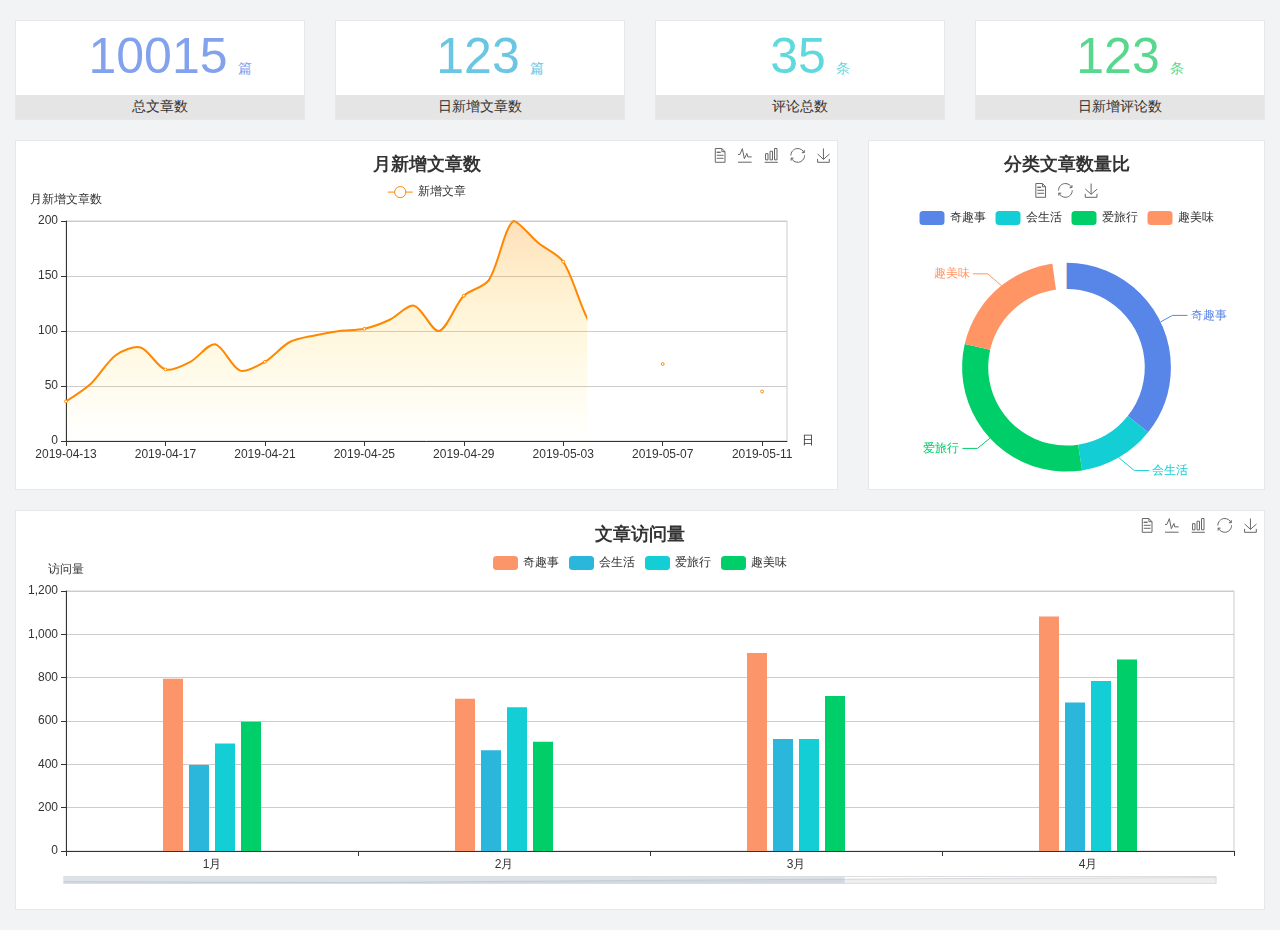
<file: home/dashboard.html>
<!DOCTYPE html>
<html lang="en">

<head>
  <meta charset="UTF-8">
  <meta name="viewport" content="width=device-width, initial-scale=1.0">
  <meta http-equiv="X-UA-Compatible" content="ie=edge">
  <title>图表统计</title>
  <link rel="stylesheet" href="../../assets/lib/bootstrap.css" />
  <link rel="stylesheet" href="../../assets/lib/main.css" />
  <script src="../../assets/lib/jquery.js"></script>
  <script type="text/javascript" src="../../assets/lib/echarts.min.js"></script>
</head>

<body>
  <div class="container-fluid">
    <div class="row spannel_list">
      <div class="col-sm-3 col-xs-6">
        <div class="spannel">
          <em>10015</em><span>篇</span>
          <b>总文章数</b>
        </div>
      </div>
      <div class="col-sm-3 col-xs-6">
        <div class="spannel scolor01">
          <em>123</em><span>篇</span>
          <b>日新增文章数</b>
        </div>
      </div>
      <div class="col-sm-3 col-xs-6">
        <div class="spannel scolor02">
          <em>35</em><span>条</span>
          <b>评论总数</b>
        </div>
      </div>
      <div class="col-sm-3 col-xs-6">
        <div class="spannel scolor03">
          <em>123</em><span>条</span>
          <b>日新增评论数</b>
        </div>
      </div>
    </div>
  </div>

  <div class="container-fluid">
    <div class="row curve-pie">
      <div class="col-lg-8 col-md-8">
        <div class="gragh_pannel" id="curve_show"></div>
      </div>
      <div class="col-lg-4 col-md-4">
        <div class="gragh_pannel" id="pie_show"></div>
      </div>
    </div>
  </div>

  <div class="container-fluid">
    <div class="column_pannel" id="column_show"></div>
  </div>

  <script>
    var oChart = echarts.init(document.getElementById('curve_show'));
    var aList_all = [
      { 'count': 36, 'date': '2019-04-13' },
      { 'count': 52, 'date': '2019-04-14' },
      { 'count': 78, 'date': '2019-04-15' },
      { 'count': 85, 'date': '2019-04-16' },
      { 'count': 65, 'date': '2019-04-17' },
      { 'count': 72, 'date': '2019-04-18' },
      { 'count': 88, 'date': '2019-04-19' },
      { 'count': 64, 'date': '2019-04-20' },
      { 'count': 72, 'date': '2019-04-21' },
      { 'count': 90, 'date': '2019-04-22' },
      { 'count': 96, 'date': '2019-04-23' },
      { 'count': 100, 'date': '2019-04-24' },
      { 'count': 102, 'date': '2019-04-25' },
      { 'count': 110, 'date': '2019-04-26' },
      { 'count': 123, 'date': '2019-04-27' },
      { 'count': 100, 'date': '2019-04-28' },
      { 'count': 132, 'date': '2019-04-29' },
      { 'count': 146, 'date': '2019-04-30' },
      { 'count': 200, 'date': '2019-05-01' },
      { 'count': 180, 'date': '2019-05-02' },
      { 'count': 163, 'date': '2019-05-03' },
      { 'count': 110, 'date': '2019-05-04' },
      { 'count': 80, 'date': '2019-05-05' },
      { 'count': 82, 'date': '2019-05-06' },
      { 'count': 70, 'date': '2019-05-07' },
      { 'count': 65, 'date': '2019-05-08' },
      { 'count': 54, 'date': '2019-05-09' },
      { 'count': 40, 'date': '2019-05-10' },
      { 'count': 45, 'date': '2019-05-11' },
      { 'count': 38, 'date': '2019-05-12' },
    ];

    let aCount = [];
    let aDate = [];

    for (var i = 0; i < aList_all.length; i++) {
      aCount.push(aList_all[i].count);
      aDate.push(aList_all[i].date);
    }

    var chartopt = {
      title: {
        text: '月新增文章数',
        left: 'center',
        top: '10'
      },
      tooltip: {
        trigger: 'axis'
      },
      legend: {
        data: ['新增文章'],
        top: '40'
      },
      toolbox: {
        show: true,
        feature: {
          mark: { show: true },
          dataView: { show: true, readOnly: false },
          magicType: { show: true, type: ['line', 'bar'] },
          restore: { show: true },
          saveAsImage: { show: true }
        }
      },
      calculable: true,
      xAxis: [
        {
          name: '日',
          type: 'category',
          boundaryGap: false,
          data: aDate
        }
      ],
      yAxis: [
        {
          name: '月新增文章数',
          type: 'value'
        }
      ],
      series: [
        {
          name: '新增文章',
          type: 'line',
          smooth: true,
          itemStyle: { normal: { areaStyle: { type: 'default' }, color: '#f80' }, lineStyle: { color: '#f80' } },
          data: aCount
        }],
      areaStyle: {
        normal: {
          color: new echarts.graphic.LinearGradient(0, 0, 0, 1, [{
            offset: 0,
            color: 'rgba(255,136,0,0.39)'
          }, {
            offset: .34,
            color: 'rgba(255,180,0,0.25)'
          }, {
            offset: 1,
            color: 'rgba(255,222,0,0.00)'
          }])

        }
      },
      grid: {
        show: true,
        x: 50,
        x2: 50,
        y: 80,
        height: 220
      }
    };

    oChart.setOption(chartopt);


    var oPie = echarts.init(document.getElementById('pie_show'));
    var oPieopt =
    {
      title: {
        top: 10,
        text: '分类文章数量比',
        x: 'center'
      },
      tooltip: {
        trigger: 'item',
        formatter: "{a} <br/>{b} : {c} ({d}%)"
      },
      color: ['#5885e8', '#13cfd5', '#00ce68', '#ff9565'],
      legend: {
        x: 'center',
        top: 65,
        data: ['奇趣事', '会生活', '爱旅行', '趣美味']
      },
      toolbox: {
        show: true,
        x: 'center',
        top: 35,
        feature: {
          mark: { show: true },
          dataView: { show: true, readOnly: false },
          magicType: {
            show: true,
            type: ['pie', 'funnel'],
            option: {
              funnel: {
                x: '25%',
                width: '50%',
                funnelAlign: 'left',
                max: 1548
              }
            }
          },
          restore: { show: true },
          saveAsImage: { show: true }
        }
      },
      calculable: true,
      series: [
        {
          name: '访问来源',
          type: 'pie',
          radius: ['45%', '60%'],
          center: ['50%', '65%'],
          data: [
            { value: 300, name: '奇趣事' },
            { value: 100, name: '会生活' },
            { value: 260, name: '爱旅行' },
            { value: 180, name: '趣美味' }
          ]
        }
      ]
    };
    oPie.setOption(oPieopt);



    var oColumn = this.echarts.init(document.getElementById('column_show'));
    var oColumnopt =
    {
      title: {
        text: '文章访问量',
        left: 'center',
        top: '10'
      },
      tooltip: {
        trigger: 'axis'
      },
      legend: {
        data: ['奇趣事', '会生活', '爱旅行', '趣美味'],
        top: '40'
      },
      toolbox: {
        show: true,
        feature: {
          mark: { show: true },
          dataView: { show: true, readOnly: false },
          magicType: { show: true, type: ['line', 'bar'] },
          restore: { show: true },
          saveAsImage: { show: true }
        }
      },
      calculable: true,
      xAxis: [
        {
          type: 'category',
          data: ['1月', '2月', '3月', '4月', '5月']
        }
      ],
      yAxis: [
        {
          name: '访问量',
          type: 'value'
        }
      ],
      series: [
        {
          name: '奇趣事',
          type: 'bar',
          barWidth: 20,
          itemStyle: {
            normal: { areaStyle: { type: 'default' }, color: '#fd956a' }
          },
          data: [800, 708, 920, 1090, 1200]
        },
        {
          name: '会生活',
          type: 'bar',
          barWidth: 20,
          itemStyle: {
            normal: { areaStyle: { type: 'default' }, color: '#2bb6db' }
          },
          data: [400, 468, 520, 690, 800]
        },
        {
          name: '爱旅行',
          type: 'bar',
          barWidth: 20,
          itemStyle: {
            normal: { areaStyle: { type: 'default' }, color: '#13cfd5' }
          },
          data: [500, 668, 520, 790, 900]
        },
        {
          name: '趣美味',
          type: 'bar',
          barWidth: 20,
          itemStyle: {
            normal: { areaStyle: { type: 'default' }, color: '#00ce68' }
          },
          data: [600, 508, 720, 890, 1000]
        }
      ],
      grid: {
        show: true,
        x: 50,
        x2: 30,
        y: 80,
        height: 260
      },
      dataZoom: [//给x轴设置滚动条
        {
          start: 0,//默认为0
          end: 100 - 1000 / 31,//默认为100
          type: 'slider',
          show: true,
          xAxisIndex: [0],
          handleSize: 0,//滑动条的 左右2个滑动条的大小
          height: 8,//组件高度
          left: 45, //左边的距离
          right: 50,//右边的距离
          bottom: 26,//右边的距离
          handleColor: '#ddd',//h滑动图标的颜色
          handleStyle: {
            borderColor: "#cacaca",
            borderWidth: "1",
            shadowBlur: 2,
            background: "#ddd",
            shadowColor: "#ddd",
          }
        }]
    };
    oColumn.setOption(oColumnopt);
  </script>
</body>

</html>
</file>
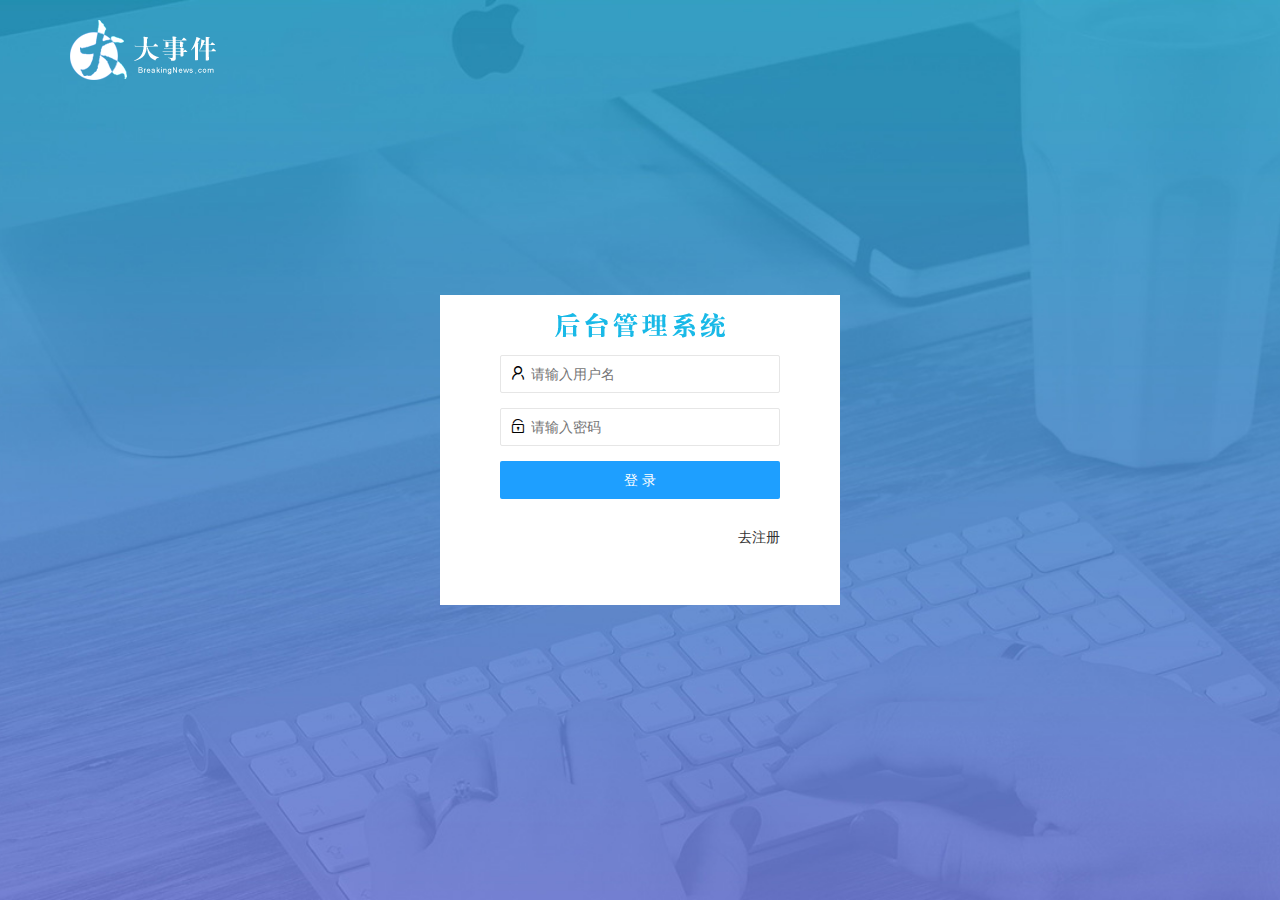
<file: home/login.html>
<!DOCTYPE html>
<html lang="en">
  <head>
    <meta charset="UTF-8" />
    <title>Document</title>
    <link rel="stylesheet" href="/assets/lib/layui/css/layui.css" />
    <link rel="stylesheet" href="/assets/css/login.css" />
  </head>
  <body>
    <!-- logo -->
    <div class="layui-main">
      <img src="/assets/images/logo.png" alt="" />
    </div>
    <!-- 登陆注册 -->
    <div class="box">
      <div class="title"></div>
      <div class="loginAndRegi">
        <!-- 登陆 -->
        <div class="login">
          <form class="layui-form" id="login">
            <div class="layui-form-item">
              <i class="layui-icon layui-icon-username"></i>
              <input
                type="text"
                name="username"
                required
                lay-verify="required"
                placeholder="请输入用户名"
                autocomplete="off"
                class="layui-input"
              />
            </div>
            <div class="layui-form-item">
              <i class="layui-icon layui-icon-password"></i>
              <input
                type="password"
                name="password"
                required
                lay-verify="required|pass"
                placeholder="请输入密码"
                autocomplete="off"
                class="layui-input passint"
              />
            </div>

            <div class="layui-form-item">
              <button
                class="layui-btn layui-btn-fluid layui-btn-normal"
                lay-submit
                lay-filter="formDemo"
              >
                登 录
              </button>
            </div>
            <a href="javascript:; " id="goregi">去注册</a>
          </form>
        </div>
        <!-- 注册 -->
        <div class="register">
          <form class="layui-form" id="register">
            <div class="layui-form-item">
              <i class="layui-icon layui-icon-username"></i>
              <input
                type="text"
                name="username"
                required
                lay-verify="required"
                placeholder="请输入用户名"
                autocomplete="off"
                class="layui-input"
              />
            </div>
            <div class="layui-form-item">
              <i class="layui-icon layui-icon-password"></i>
              <input
                type="password"
                name="password"
                required
                lay-verify="required|pass"
                placeholder="请输入密码"
                autocomplete="off"
                class="layui-input passInt"
              />
            </div>
            <div class="layui-form-item">
              <i class="layui-icon layui-icon-password"></i>
              <input
                type="password"
                name="repassword"
                required
                lay-verify="required|pass|repass"
                placeholder="请再次输入密码"
                autocomplete="off"
                class="layui-input"
              />
            </div>

            <div class="layui-form-item">
              <button
                class="layui-btn layui-btn-fluid layui-btn-normal"
                lay-submit
                lay-filter="formDemo"
              >
                注 册
              </button>
            </div>
            <a href="javascript:;" id="gologin">去登录</a>
          </form>
        </div>
      </div>
    </div>
    <!-- 引入jq -->
    <script src="/assets/lib/layui/layui.all.js"></script>
    <script src="/assets/lib/jquery.js"></script>
    <script src="/assets/js/ajaxConfig.js"></script>
    <script src="/assets/js/login.js"></script>
  </body>
</html>
</file>
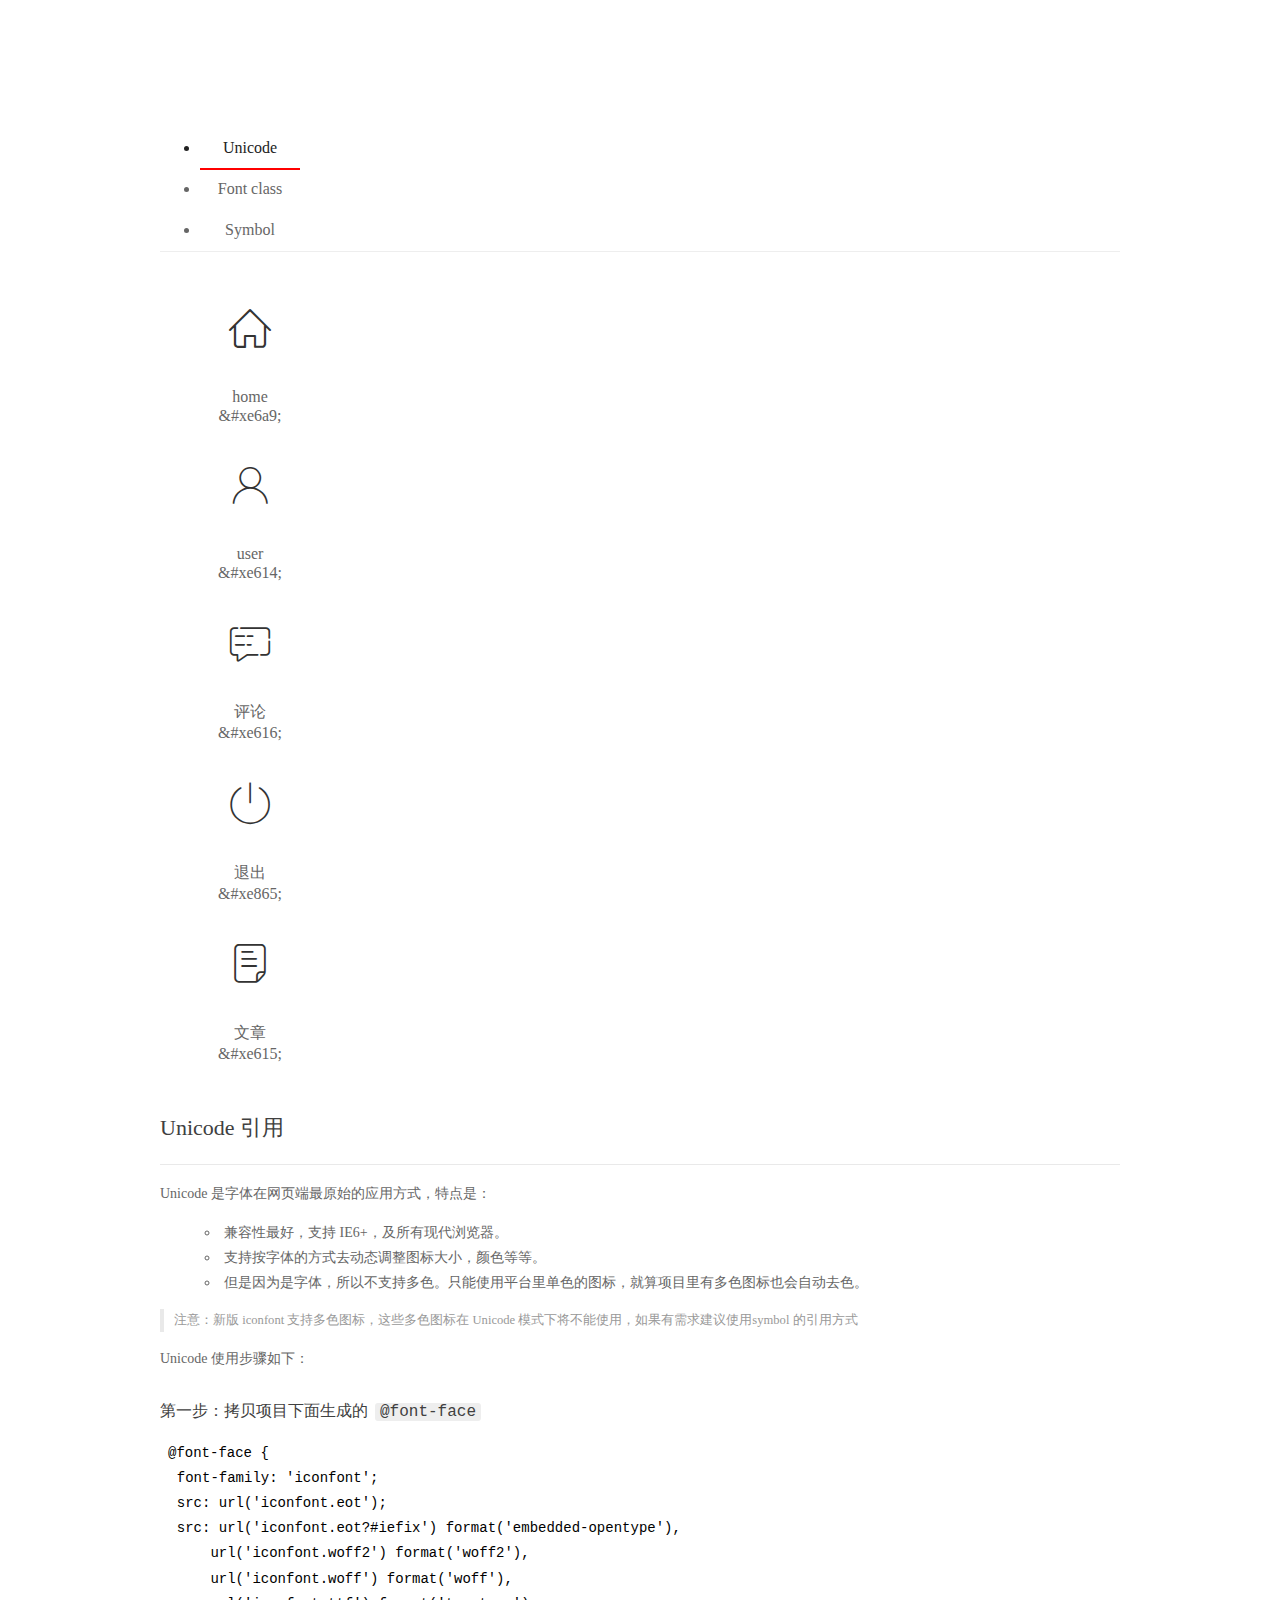
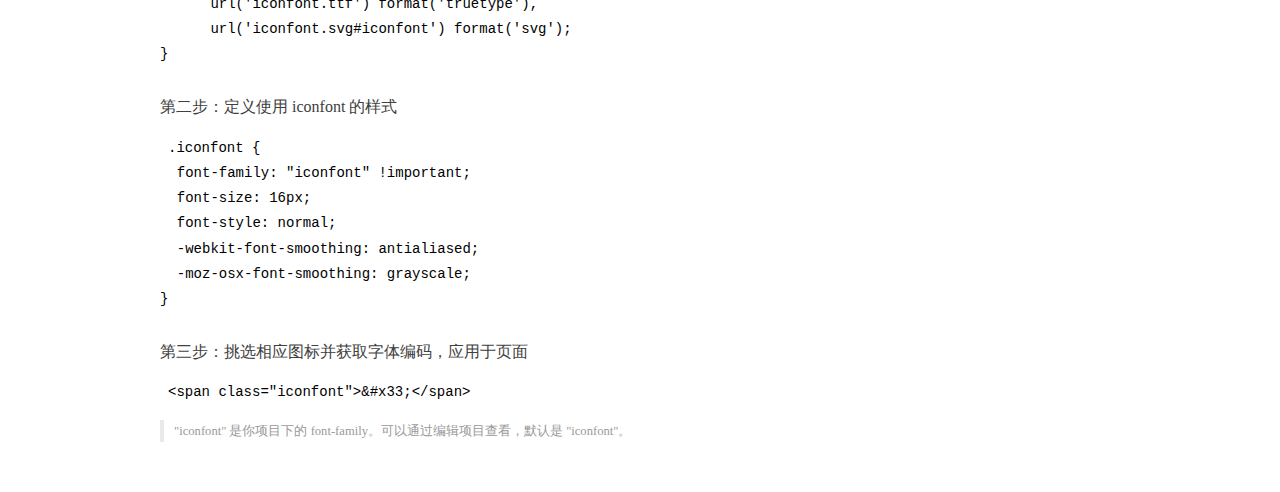
<file: assets/fonts/demo_index.html>
<!DOCTYPE html>
<html>
<head>
  <meta charset="utf-8"/>
  <title>IconFont Demo</title>
  <link rel="shortcut icon" href="https://gtms04.alicdn.com/tps/i4/TB1_oz6GVXXXXaFXpXXJDFnIXXX-64-64.ico" type="image/x-icon"/>
  <link rel="stylesheet" href="https://g.alicdn.com/thx/cube/1.3.2/cube.min.css">
  <link rel="stylesheet" href="demo.css">
  <link rel="stylesheet" href="iconfont.css">
  <script src="iconfont.js"></script>
  <!-- jQuery -->
  <script src="https://a1.alicdn.com/oss/uploads/2018/12/26/7bfddb60-08e8-11e9-9b04-53e73bb6408b.js"></script>
  <!-- 代码高亮 -->
  <script src="https://a1.alicdn.com/oss/uploads/2018/12/26/a3f714d0-08e6-11e9-8a15-ebf944d7534c.js"></script>
</head>
<body>
  <div class="main">
    <h1 class="logo"><a href="https://www.iconfont.cn/" title="iconfont 首页" target="_blank">&#xe86b;</a></h1>
    <div class="nav-tabs">
      <ul id="tabs" class="dib-box">
        <li class="dib active"><span>Unicode</span></li>
        <li class="dib"><span>Font class</span></li>
        <li class="dib"><span>Symbol</span></li>
      </ul>
      
    </div>
    <div class="tab-container">
      <div class="content unicode" style="display: block;">
          <ul class="icon_lists dib-box">
          
            <li class="dib">
              <span class="icon iconfont">&#xe6a9;</span>
                <div class="name">home</div>
                <div class="code-name">&amp;#xe6a9;</div>
              </li>
          
            <li class="dib">
              <span class="icon iconfont">&#xe614;</span>
                <div class="name">user</div>
                <div class="code-name">&amp;#xe614;</div>
              </li>
          
            <li class="dib">
              <span class="icon iconfont">&#xe616;</span>
                <div class="name">评论</div>
                <div class="code-name">&amp;#xe616;</div>
              </li>
          
            <li class="dib">
              <span class="icon iconfont">&#xe865;</span>
                <div class="name">退出</div>
                <div class="code-name">&amp;#xe865;</div>
              </li>
          
            <li class="dib">
              <span class="icon iconfont">&#xe615;</span>
                <div class="name">文章</div>
                <div class="code-name">&amp;#xe615;</div>
              </li>
          
          </ul>
          <div class="article markdown">
          <h2 id="unicode-">Unicode 引用</h2>
          <hr>

          <p>Unicode 是字体在网页端最原始的应用方式，特点是：</p>
          <ul>
            <li>兼容性最好，支持 IE6+，及所有现代浏览器。</li>
            <li>支持按字体的方式去动态调整图标大小，颜色等等。</li>
            <li>但是因为是字体，所以不支持多色。只能使用平台里单色的图标，就算项目里有多色图标也会自动去色。</li>
          </ul>
          <blockquote>
            <p>注意：新版 iconfont 支持多色图标，这些多色图标在 Unicode 模式下将不能使用，如果有需求建议使用symbol 的引用方式</p>
          </blockquote>
          <p>Unicode 使用步骤如下：</p>
          <h3 id="-font-face">第一步：拷贝项目下面生成的 <code>@font-face</code></h3>
<pre><code class="language-css"
>@font-face {
  font-family: 'iconfont';
  src: url('iconfont.eot');
  src: url('iconfont.eot?#iefix') format('embedded-opentype'),
      url('iconfont.woff2') format('woff2'),
      url('iconfont.woff') format('woff'),
      url('iconfont.ttf') format('truetype'),
      url('iconfont.svg#iconfont') format('svg');
}
</code></pre>
          <h3 id="-iconfont-">第二步：定义使用 iconfont 的样式</h3>
<pre><code class="language-css"
>.iconfont {
  font-family: "iconfont" !important;
  font-size: 16px;
  font-style: normal;
  -webkit-font-smoothing: antialiased;
  -moz-osx-font-smoothing: grayscale;
}
</code></pre>
          <h3 id="-">第三步：挑选相应图标并获取字体编码，应用于页面</h3>
<pre>
<code class="language-html"
>&lt;span class="iconfont"&gt;&amp;#x33;&lt;/span&gt;
</code></pre>
          <blockquote>
            <p>"iconfont" 是你项目下的 font-family。可以通过编辑项目查看，默认是 "iconfont"。</p>
          </blockquote>
          </div>
      </div>
      <div class="content font-class">
        <ul class="icon_lists dib-box">
          
          <li class="dib">
            <span class="icon iconfont icon-home"></span>
            <div class="name">
              home
            </div>
            <div class="code-name">.icon-home
            </div>
          </li>
          
          <li class="dib">
            <span class="icon iconfont icon-user"></span>
            <div class="name">
              user
            </div>
            <div class="code-name">.icon-user
            </div>
          </li>
          
          <li class="dib">
            <span class="icon iconfont icon-pinglun"></span>
            <div class="name">
              评论
            </div>
            <div class="code-name">.icon-pinglun
            </div>
          </li>
          
          <li class="dib">
            <span class="icon iconfont icon-tuichu"></span>
            <div class="name">
              退出
            </div>
            <div class="code-name">.icon-tuichu
            </div>
          </li>
          
          <li class="dib">
            <span class="icon iconfont icon-16"></span>
            <div class="name">
              文章
            </div>
            <div class="code-name">.icon-16
            </div>
          </li>
          
        </ul>
        <div class="article markdown">
        <h2 id="font-class-">font-class 引用</h2>
        <hr>

        <p>font-class 是 Unicode 使用方式的一种变种，主要是解决 Unicode 书写不直观，语意不明确的问题。</p>
        <p>与 Unicode 使用方式相比，具有如下特点：</p>
        <ul>
          <li>兼容性良好，支持 IE8+，及所有现代浏览器。</li>
          <li>相比于 Unicode 语意明确，书写更直观。可以很容易分辨这个 icon 是什么。</li>
          <li>因为使用 class 来定义图标，所以当要替换图标时，只需要修改 class 里面的 Unicode 引用。</li>
          <li>不过因为本质上还是使用的字体，所以多色图标还是不支持的。</li>
        </ul>
        <p>使用步骤如下：</p>
        <h3 id="-fontclass-">第一步：引入项目下面生成的 fontclass 代码：</h3>
<pre><code class="language-html">&lt;link rel="stylesheet" href="./iconfont.css"&gt;
</code></pre>
        <h3 id="-">第二步：挑选相应图标并获取类名，应用于页面：</h3>
<pre><code class="language-html">&lt;span class="iconfont icon-xxx"&gt;&lt;/span&gt;
</code></pre>
        <blockquote>
          <p>"
            iconfont" 是你项目下的 font-family。可以通过编辑项目查看，默认是 "iconfont"。</p>
        </blockquote>
      </div>
      </div>
      <div class="content symbol">
          <ul class="icon_lists dib-box">
          
            <li class="dib">
                <svg class="icon svg-icon" aria-hidden="true">
                  <use xlink:href="#icon-home"></use>
                </svg>
                <div class="name">home</div>
                <div class="code-name">#icon-home</div>
            </li>
          
            <li class="dib">
                <svg class="icon svg-icon" aria-hidden="true">
                  <use xlink:href="#icon-user"></use>
                </svg>
                <div class="name">user</div>
                <div class="code-name">#icon-user</div>
            </li>
          
            <li class="dib">
                <svg class="icon svg-icon" aria-hidden="true">
                  <use xlink:href="#icon-pinglun"></use>
                </svg>
                <div class="name">评论</div>
                <div class="code-name">#icon-pinglun</div>
            </li>
          
            <li class="dib">
                <svg class="icon svg-icon" aria-hidden="true">
                  <use xlink:href="#icon-tuichu"></use>
                </svg>
                <div class="name">退出</div>
                <div class="code-name">#icon-tuichu</div>
            </li>
          
            <li class="dib">
                <svg class="icon svg-icon" aria-hidden="true">
                  <use xlink:href="#icon-16"></use>
                </svg>
                <div class="name">文章</div>
                <div class="code-name">#icon-16</div>
            </li>
          
          </ul>
          <div class="article markdown">
          <h2 id="symbol-">Symbol 引用</h2>
          <hr>

          <p>这是一种全新的使用方式，应该说这才是未来的主流，也是平台目前推荐的用法。相关介绍可以参考这篇<a href="">文章</a>
            这种用法其实是做了一个 SVG 的集合，与另外两种相比具有如下特点：</p>
          <ul>
            <li>支持多色图标了，不再受单色限制。</li>
            <li>通过一些技巧，支持像字体那样，通过 <code>font-size</code>, <code>color</code> 来调整样式。</li>
            <li>兼容性较差，支持 IE9+，及现代浏览器。</li>
            <li>浏览器渲染 SVG 的性能一般，还不如 png。</li>
          </ul>
          <p>使用步骤如下：</p>
          <h3 id="-symbol-">第一步：引入项目下面生成的 symbol 代码：</h3>
<pre><code class="language-html">&lt;script src="./iconfont.js"&gt;&lt;/script&gt;
</code></pre>
          <h3 id="-css-">第二步：加入通用 CSS 代码（引入一次就行）：</h3>
<pre><code class="language-html">&lt;style&gt;
.icon {
  width: 1em;
  height: 1em;
  vertical-align: -0.15em;
  fill: currentColor;
  overflow: hidden;
}
&lt;/style&gt;
</code></pre>
          <h3 id="-">第三步：挑选相应图标并获取类名，应用于页面：</h3>
<pre><code class="language-html">&lt;svg class="icon" aria-hidden="true"&gt;
  &lt;use xlink:href="#icon-xxx"&gt;&lt;/use&gt;
&lt;/svg&gt;
</code></pre>
          </div>
      </div>

    </div>
  </div>
  <script>
  $(document).ready(function () {
      $('.tab-container .content:first').show()

      $('#tabs li').click(function (e) {
        var tabContent = $('.tab-container .content')
        var index = $(this).index()

        if ($(this).hasClass('active')) {
          return
        } else {
          $('#tabs li').removeClass('active')
          $(this).addClass('active')

          tabContent.hide().eq(index).fadeIn()
        }
      })
    })
  </script>
</body>
</html>
</file>
<file: assets/lib/main.css>
body{
    font-family:'MicroSoft YaHei';
    background-color: #f2f3f5;
}
.main_wrap{
    position:fixed;
    width:100%;
    height:100%;
    left:0px;
    top:0px;
    background:url('../images/login_bg.jpg'); 
    background-size:100% 100%; 
  }
.header{
    width:1200px;
    overflow: hidden;
    margin:20px auto 0;
}
.heade .logo{
    float: left;
}
.header .copyright{
    float:right;
    font-size:12px;
    color:#fff;
    text-align:right;
    line-height:20px;
    margin-top:10px;
}
.login_form_con{
    position:absolute;
    left:50%;
    top:50%;
    margin-left:-200px;
    margin-top:-155px;
    width:400px;
    height:310px;
    background-color: #edeff0;
}

.login_form{
    position: relative;
}

.login_form .icon-user{
    position:absolute;
    font-size:16px;
    color:#999;
    left:46px;
    top:12px;
}
.login_form .icon-key{
    position:absolute;
    font-size:18px;
    color:#999;
    left:46px;
    top:78px;
}
.login_title{
    height:60px;
    background:url('../images/login_title.png') center center no-repeat #fff;
}
.input_txt,.input_pass,.input_sub{
    display:block;
    width:334px;
    height:37px;
    padding:0px;
    text-indent:40px;
    border:1px solid #ddd;
    margin:27px auto 0;
    outline:none;
}
.input_sub{
    margin-top:40px;
    height:42px;
    background-color: #19b9e7;
    text-indent:0px;
    font-size:18px;
    color:#fff;
    cursor: pointer;
}
.input_sub:hover{
    background-color: #08a0cc;
}

.sider{
    position:fixed;
    left:0;
    top:0;
    bottom:0;
    width:210px;
    background-color: #323745;
}
.sider .logo{
    display:block;
    height:56px;
    background-color: #242732;
    overflow: hidden;
}
.sider .logo img{
    display:block;
    margin:6px auto 0;
}
.user_info{
    height:79px;
    border-bottom:1px solid #5a5e6b;
}

.user_info img{
    float: left;
    width:40px;
    height:40px;
    border-radius:20px;
    margin:19px 0 0 30px;
}
.user_info span{
    float: left;
    width:120px;
    font-size:12px;
    color:#fff;
    margin:23px 0 0 20px;
}
.user_info b{
    float: left;
    width: 120px;
    font-weight:normal;
    font-size:12px;
    color:#adafb5;
    margin:2px 0 0 20px;
}

.menu .level01{
    height:50px;
    line-height:50px;
}
.menu .level01 a{
    display:block;
    height:50px;
    font-size:12px;
    color:#adafb5;
    overflow: hidden;
}
.menu .level01.active a{
    background-color: #1378f0;
    color:#fff;
}
.menu .level01.active i{
    color:#fff;
}

.menu .level01 a:hover{
    background-color: #1378f0;
    color:#fff;
}
.menu .level01 a:hover i{
    color:#fff;
}
.menu .level01 i{
    color:#61646f;
    font-size:22px;
    float: left;
    margin-left:26px;
}
.menu .level01 span{
    float: left;
    margin-left:10px;
}
.menu .level01 b{
    float: right;
    margin-right:20px;
    font-weight:normal;
    transform:rotate(90deg);
    transition:all 500ms ease;
}

.menu .level01 .rotate0{
    transform:rotate(0deg);
}

.menu .level02{
    background: #242732;
    display:none;
}


.menu .level02 li{
    height:40px;
    line-height:40px;
}
.menu .level02 li a{
    display:block;
    height:40px;
    font-size:12px;
    color:#adafb5;
    overflow: hidden;
}

.menu .level02 li a:hover{
    background-color: #1378f0;
    color:#fff;
}

.menu .level02 li i{
    font-size:12px;
    float: left;
    margin-left:60px;
}
.menu .level02 li span{
    font-size:12px;
    float: left;
    margin-left:5px;
}

.menu .level02 .active a{
    color:#ffae00;
}

.header_bar{
    position:fixed;
    left:210px;
    right:0;
    top:0;
    height:56px;
    background-color: #fff;
}

.main{
    position:fixed;
    left:210px;
    top:56px;
    right:0;
    bottom:0;
    background-color: #f2f3f5;
}

.search_form{
    width:218px;
    height:33px;
    border:1px solid #ddd;
    background-color: #f2f3f5;
    border-radius:16px;
    float: left;
    margin:12px 0 0 27px;
}

.search_form input{
    padding:0px;
    margin:0px;
    border:0px;
    float: left;
    background-color: #f2f3f5;
    font-size:12px;
    width:175px;
    height:31px;
    margin-left:12px;
    outline:none;
   
}

.search_form .icon-search{
    line-height:33px;
    cursor: pointer;
    font-size:18px;
    color:#abaebb;
}
.user_center_link{
    float:right;

}
.user_center_link a{
    line-height:56px;
    font-size:12px;
    color:#999;
    margin-right:15px;
}
.user_center_link a:hover{
    color:#ffae00
}

.user_center_link img{
    width:42px;
    height:42px;
    border-radius:32px;
    margin-right:10px;
}

.spannel_list{
    margin-top:20px;
}

.spannel{
	height:100px;
	overflow:hidden;
	text-align:center;
    position:relative;
    background-color: #fff;
    border:1px solid #e7e7e9;
    margin-bottom:20px;
}

.spannel em{
    font-style:normal;
	font-size:50px;
	line-height:50px;
	display:inline-block;
	margin:10px 0 0 20px;
	font-family:'Arial';
	color:#83a2ed;
}

.spannel span{
	font-size:14px;
	display:inline-block;
	color:#83a2ed;
	margin-left:10px;
}

.spannel b{
	position:absolute;
	left:0;
	bottom:0;
	width:100%;
	line-height:24px;
	background:#e5e5e5;
	color:#333;
	font-size:14px;
	font-weight:normal;
}

.scolor01 em,.scolor01 span{
	color:#6ac6e2;
}

.scolor02 em,.scolor02 span{
	color:#5fd9de;
}

.scolor03 em,.scolor03 span{
	color:#58d88e;
}


.gragh_pannel{
    height:350px;
    border:1px solid #e7e7e9;
    background-color: #fff!important; 
    margin-bottom:20px;  
}

.column_pannel{
    margin-bottom:20px;
    height:400px;
    border:1px solid #e7e7e9;
    background-color: #fff!important;   
}

.common_title{
    line-height:42px;
    background-color: #fbfbfb;
    border:1px solid #e7e7e9;
    margin-top:20px;
    text-indent: 15px;
    font-size:14px;
    color:#333;
}

.common_con{
    border:1px solid #e7e7e9;
    border-top:0px;
    background-color: #fff;
    padding-bottom:20px;
    margin-bottom:20px;
}
.opt_btns{
    margin-top:20px;
}

.mp20{
    margin-top:20px;
}

.pagination{   
   margin:0;
}

.article_form{
    margin-top:20px;
}

.form-group{
    margin-bottom:25px;
}

.form-group label{
    font-weight:normal;
    color:#666;
}

.icon-icondate{
    line-height:16px;
}

.user_pic{
    width:100px;
    height:100px;
    margin-bottom:10px;
}

.article_cover{
    width:200px;
    height:200px;
    margin-bottom:10px;
}
</file>
<file: assets/lib/layui/css/layui.css>
/** layui-v2.5.6 MIT License By https://www.layui.com */
 .layui-inline,img{display:inline-block;vertical-align:middle}h1,h2,h3,h4,h5,h6{font-weight:400}.layui-edge,.layui-header,.layui-inline,.layui-main{position:relative}.layui-body,.layui-edge,.layui-elip{overflow:hidden}.layui-btn,.layui-edge,.layui-inline,img{vertical-align:middle}.layui-btn,.layui-disabled,.layui-icon,.layui-unselect{-moz-user-select:none;-webkit-user-select:none;-ms-user-select:none}.layui-elip,.layui-form-checkbox span,.layui-form-pane .layui-form-label{text-overflow:ellipsis;white-space:nowrap}.layui-breadcrumb,.layui-tree-btnGroup{visibility:hidden}blockquote,body,button,dd,div,dl,dt,form,h1,h2,h3,h4,h5,h6,input,li,ol,p,pre,td,textarea,th,ul{margin:0;padding:0;-webkit-tap-highlight-color:rgba(0,0,0,0)}a:active,a:hover{outline:0}img{border:none}li{list-style:none}table{border-collapse:collapse;border-spacing:0}h4,h5,h6{font-size:100%}button,input,optgroup,option,select,textarea{font-family:inherit;font-size:inherit;font-style:inherit;font-weight:inherit;outline:0}pre{white-space:pre-wrap;white-space:-moz-pre-wrap;white-space:-pre-wrap;white-space:-o-pre-wrap;word-wrap:break-word}body{line-height:24px;font:14px Helvetica Neue,Helvetica,PingFang SC,Tahoma,Arial,sans-serif}hr{height:1px;margin:10px 0;border:0;clear:both}a{color:#333;text-decoration:none}a:hover{color:#777}a cite{font-style:normal;*cursor:pointer}.layui-border-box,.layui-border-box *{box-sizing:border-box}.layui-box,.layui-box *{box-sizing:content-box}.layui-clear{clear:both;*zoom:1}.layui-clear:after{content:'\20';clear:both;*zoom:1;display:block;height:0}.layui-inline{*display:inline;*zoom:1}.layui-edge{display:inline-block;width:0;height:0;border-width:6px;border-style:dashed;border-color:transparent}.layui-edge-top{top:-4px;border-bottom-color:#999;border-bottom-style:solid}.layui-edge-right{border-left-color:#999;border-left-style:solid}.layui-edge-bottom{top:2px;border-top-color:#999;border-top-style:solid}.layui-edge-left{border-right-color:#999;border-right-style:solid}.layui-disabled,.layui-disabled:hover{color:#d2d2d2!important;cursor:not-allowed!important}.layui-circle{border-radius:100%}.layui-show{display:block!important}.layui-hide{display:none!important}@font-face{font-family:layui-icon;src:url(../font/iconfont.eot?v=256);src:url(../font/iconfont.eot?v=256#iefix) format('embedded-opentype'),url(../font/iconfont.woff2?v=256) format('woff2'),url(../font/iconfont.woff?v=256) format('woff'),url(../font/iconfont.ttf?v=256) format('truetype'),url(../font/iconfont.svg?v=256#layui-icon) format('svg')}.layui-icon{font-family:layui-icon!important;font-size:16px;font-style:normal;-webkit-font-smoothing:antialiased;-moz-osx-font-smoothing:grayscale}.layui-icon-reply-fill:before{content:"\e611"}.layui-icon-set-fill:before{content:"\e614"}.layui-icon-menu-fill:before{content:"\e60f"}.layui-icon-search:before{content:"\e615"}.layui-icon-share:before{content:"\e641"}.layui-icon-set-sm:before{content:"\e620"}.layui-icon-engine:before{content:"\e628"}.layui-icon-close:before{content:"\1006"}.layui-icon-close-fill:before{content:"\1007"}.layui-icon-chart-screen:before{content:"\e629"}.layui-icon-star:before{content:"\e600"}.layui-icon-circle-dot:before{content:"\e617"}.layui-icon-chat:before{content:"\e606"}.layui-icon-release:before{content:"\e609"}.layui-icon-list:before{content:"\e60a"}.layui-icon-chart:before{content:"\e62c"}.layui-icon-ok-circle:before{content:"\1005"}.layui-icon-layim-theme:before{content:"\e61b"}.layui-icon-table:before{content:"\e62d"}.layui-icon-right:before{content:"\e602"}.layui-icon-left:before{content:"\e603"}.layui-icon-cart-simple:before{content:"\e698"}.layui-icon-face-cry:before{content:"\e69c"}.layui-icon-face-smile:before{content:"\e6af"}.layui-icon-survey:before{content:"\e6b2"}.layui-icon-tree:before{content:"\e62e"}.layui-icon-ie:before{content:"\e7bb"}.layui-icon-upload-circle:before{content:"\e62f"}.layui-icon-add-circle:before{content:"\e61f"}.layui-icon-download-circle:before{content:"\e601"}.layui-icon-templeate-1:before{content:"\e630"}.layui-icon-util:before{content:"\e631"}.layui-icon-face-surprised:before{content:"\e664"}.layui-icon-edit:before{content:"\e642"}.layui-icon-speaker:before{content:"\e645"}.layui-icon-down:before{content:"\e61a"}.layui-icon-file:before{content:"\e621"}.layui-icon-layouts:before{content:"\e632"}.layui-icon-rate-half:before{content:"\e6c9"}.layui-icon-add-circle-fine:before{content:"\e608"}.layui-icon-prev-circle:before{content:"\e633"}.layui-icon-read:before{content:"\e705"}.layui-icon-404:before{content:"\e61c"}.layui-icon-carousel:before{content:"\e634"}.layui-icon-help:before{content:"\e607"}.layui-icon-code-circle:before{content:"\e635"}.layui-icon-windows:before{content:"\e67f"}.layui-icon-water:before{content:"\e636"}.layui-icon-username:before{content:"\e66f"}.layui-icon-find-fill:before{content:"\e670"}.layui-icon-about:before{content:"\e60b"}.layui-icon-location:before{content:"\e715"}.layui-icon-up:before{content:"\e619"}.layui-icon-pause:before{content:"\e651"}.layui-icon-date:before{content:"\e637"}.layui-icon-layim-uploadfile:before{content:"\e61d"}.layui-icon-delete:before{content:"\e640"}.layui-icon-play:before{content:"\e652"}.layui-icon-top:before{content:"\e604"}.layui-icon-firefox:before{content:"\e686"}.layui-icon-friends:before{content:"\e612"}.layui-icon-refresh-3:before{content:"\e9aa"}.layui-icon-ok:before{content:"\e605"}.layui-icon-layer:before{content:"\e638"}.layui-icon-face-smile-fine:before{content:"\e60c"}.layui-icon-dollar:before{content:"\e659"}.layui-icon-group:before{content:"\e613"}.layui-icon-layim-download:before{content:"\e61e"}.layui-icon-picture-fine:before{content:"\e60d"}.layui-icon-link:before{content:"\e64c"}.layui-icon-diamond:before{content:"\e735"}.layui-icon-log:before{content:"\e60e"}.layui-icon-key:before{content:"\e683"}.layui-icon-rate-solid:before{content:"\e67a"}.layui-icon-fonts-del:before{content:"\e64f"}.layui-icon-unlink:before{content:"\e64d"}.layui-icon-fonts-clear:before{content:"\e639"}.layui-icon-triangle-r:before{content:"\e623"}.layui-icon-circle:before{content:"\e63f"}.layui-icon-radio:before{content:"\e643"}.layui-icon-align-center:before{content:"\e647"}.layui-icon-align-right:before{content:"\e648"}.layui-icon-align-left:before{content:"\e649"}.layui-icon-loading-1:before{content:"\e63e"}.layui-icon-return:before{content:"\e65c"}.layui-icon-fonts-strong:before{content:"\e62b"}.layui-icon-upload:before{content:"\e67c"}.layui-icon-dialogue:before{content:"\e63a"}.layui-icon-video:before{content:"\e6ed"}.layui-icon-headset:before{content:"\e6fc"}.layui-icon-cellphone-fine:before{content:"\e63b"}.layui-icon-add-1:before{content:"\e654"}.layui-icon-face-smile-b:before{content:"\e650"}.layui-icon-fonts-html:before{content:"\e64b"}.layui-icon-screen-full:before{content:"\e622"}.layui-icon-form:before{content:"\e63c"}.layui-icon-cart:before{content:"\e657"}.layui-icon-camera-fill:before{content:"\e65d"}.layui-icon-tabs:before{content:"\e62a"}.layui-icon-heart-fill:before{content:"\e68f"}.layui-icon-fonts-code:before{content:"\e64e"}.layui-icon-ios:before{content:"\e680"}.layui-icon-at:before{content:"\e687"}.layui-icon-fire:before{content:"\e756"}.layui-icon-set:before{content:"\e716"}.layui-icon-fonts-u:before{content:"\e646"}.layui-icon-triangle-d:before{content:"\e625"}.layui-icon-tips:before{content:"\e702"}.layui-icon-picture:before{content:"\e64a"}.layui-icon-more-vertical:before{content:"\e671"}.layui-icon-bluetooth:before{content:"\e689"}.layui-icon-flag:before{content:"\e66c"}.layui-icon-loading:before{content:"\e63d"}.layui-icon-fonts-i:before{content:"\e644"}.layui-icon-refresh-1:before{content:"\e666"}.layui-icon-rmb:before{content:"\e65e"}.layui-icon-addition:before{content:"\e624"}.layui-icon-home:before{content:"\e68e"}.layui-icon-time:before{content:"\e68d"}.layui-icon-user:before{content:"\e770"}.layui-icon-notice:before{content:"\e667"}.layui-icon-chrome:before{content:"\e68a"}.layui-icon-edge:before{content:"\e68b"}.layui-icon-login-weibo:before{content:"\e675"}.layui-icon-voice:before{content:"\e688"}.layui-icon-upload-drag:before{content:"\e681"}.layui-icon-login-qq:before{content:"\e676"}.layui-icon-snowflake:before{content:"\e6b1"}.layui-icon-heart:before{content:"\e68c"}.layui-icon-logout:before{content:"\e682"}.layui-icon-file-b:before{content:"\e655"}.layui-icon-template:before{content:"\e663"}.layui-icon-transfer:before{content:"\e691"}.layui-icon-auz:before{content:"\e672"}.layui-icon-console:before{content:"\e665"}.layui-icon-app:before{content:"\e653"}.layui-icon-prev:before{content:"\e65a"}.layui-icon-website:before{content:"\e7ae"}.layui-icon-next:before{content:"\e65b"}.layui-icon-component:before{content:"\e857"}.layui-icon-android:before{content:"\e684"}.layui-icon-more:before{content:"\e65f"}.layui-icon-login-wechat:before{content:"\e677"}.layui-icon-shrink-right:before{content:"\e668"}.layui-icon-spread-left:before{content:"\e66b"}.layui-icon-camera:before{content:"\e660"}.layui-icon-note:before{content:"\e66e"}.layui-icon-refresh:before{content:"\e669"}.layui-icon-female:before{content:"\e661"}.layui-icon-male:before{content:"\e662"}.layui-icon-screen-restore:before{content:"\e758"}.layui-icon-password:before{content:"\e673"}.layui-icon-senior:before{content:"\e674"}.layui-icon-theme:before{content:"\e66a"}.layui-icon-tread:before{content:"\e6c5"}.layui-icon-praise:before{content:"\e6c6"}.layui-icon-star-fill:before{content:"\e658"}.layui-icon-rate:before{content:"\e67b"}.layui-icon-template-1:before{content:"\e656"}.layui-icon-vercode:before{content:"\e679"}.layui-icon-service:before{content:"\e626"}.layui-icon-cellphone:before{content:"\e678"}.layui-icon-print:before{content:"\e66d"}.layui-icon-cols:before{content:"\e610"}.layui-icon-wifi:before{content:"\e7e0"}.layui-icon-export:before{content:"\e67d"}.layui-icon-rss:before{content:"\e808"}.layui-icon-slider:before{content:"\e714"}.layui-icon-email:before{content:"\e618"}.layui-icon-subtraction:before{content:"\e67e"}.layui-icon-mike:before{content:"\e6dc"}.layui-icon-light:before{content:"\e748"}.layui-icon-gift:before{content:"\e627"}.layui-icon-mute:before{content:"\e685"}.layui-icon-reduce-circle:before{content:"\e616"}.layui-icon-music:before{content:"\e690"}.layui-main{width:1140px;margin:0 auto}.layui-header{z-index:1000;height:60px}.layui-header a:hover{transition:all .5s;-webkit-transition:all .5s}.layui-side{position:fixed;left:0;top:0;bottom:0;z-index:999;width:200px;overflow-x:hidden}.layui-side-scroll{position:relative;width:220px;height:100%;overflow-x:hidden}.layui-body{position:absolute;left:200px;right:0;top:0;bottom:0;z-index:998;width:auto;overflow-y:auto;box-sizing:border-box}.layui-layout-body{overflow:hidden}.layui-layout-admin .layui-header{background-color:#23262E}.layui-layout-admin .layui-side{top:60px;width:200px;overflow-x:hidden}.layui-layout-admin .layui-body{position:fixed;top:60px;bottom:44px}.layui-layout-admin .layui-main{width:auto;margin:0 15px}.layui-layout-admin .layui-footer{position:fixed;left:200px;right:0;bottom:0;height:44px;line-height:44px;padding:0 15px;background-color:#eee}.layui-layout-admin .layui-logo{position:absolute;left:0;top:0;width:200px;height:100%;line-height:60px;text-align:center;color:#009688;font-size:16px}.layui-layout-admin .layui-header .layui-nav{background:0 0}.layui-layout-left{position:absolute!important;left:200px;top:0}.layui-layout-right{position:absolute!important;right:0;top:0}.layui-container{position:relative;margin:0 auto;padding:0 15px;box-sizing:border-box}.layui-fluid{position:relative;margin:0 auto;padding:0 15px}.layui-row:after,.layui-row:before{content:'';display:block;clear:both}.layui-col-lg1,.layui-col-lg10,.layui-col-lg11,.layui-col-lg12,.layui-col-lg2,.layui-col-lg3,.layui-col-lg4,.layui-col-lg5,.layui-col-lg6,.layui-col-lg7,.layui-col-lg8,.layui-col-lg9,.layui-col-md1,.layui-col-md10,.layui-col-md11,.layui-col-md12,.layui-col-md2,.layui-col-md3,.layui-col-md4,.layui-col-md5,.layui-col-md6,.layui-col-md7,.layui-col-md8,.layui-col-md9,.layui-col-sm1,.layui-col-sm10,.layui-col-sm11,.layui-col-sm12,.layui-col-sm2,.layui-col-sm3,.layui-col-sm4,.layui-col-sm5,.layui-col-sm6,.layui-col-sm7,.layui-col-sm8,.layui-col-sm9,.layui-col-xs1,.layui-col-xs10,.layui-col-xs11,.layui-col-xs12,.layui-col-xs2,.layui-col-xs3,.layui-col-xs4,.layui-col-xs5,.layui-col-xs6,.layui-col-xs7,.layui-col-xs8,.layui-col-xs9{position:relative;display:block;box-sizing:border-box}.layui-col-xs1,.layui-col-xs10,.layui-col-xs11,.layui-col-xs12,.layui-col-xs2,.layui-col-xs3,.layui-col-xs4,.layui-col-xs5,.layui-col-xs6,.layui-col-xs7,.layui-col-xs8,.layui-col-xs9{float:left}.layui-col-xs1{width:8.33333333%}.layui-col-xs2{width:16.66666667%}.layui-col-xs3{width:25%}.layui-col-xs4{width:33.33333333%}.layui-col-xs5{width:41.66666667%}.layui-col-xs6{width:50%}.layui-col-xs7{width:58.33333333%}.layui-col-xs8{width:66.66666667%}.layui-col-xs9{width:75%}.layui-col-xs10{width:83.33333333%}.layui-col-xs11{width:91.66666667%}.layui-col-xs12{width:100%}.layui-col-xs-offset1{margin-left:8.33333333%}.layui-col-xs-offset2{margin-left:16.66666667%}.layui-col-xs-offset3{margin-left:25%}.layui-col-xs-offset4{margin-left:33.33333333%}.layui-col-xs-offset5{margin-left:41.66666667%}.layui-col-xs-offset6{margin-left:50%}.layui-col-xs-offset7{margin-left:58.33333333%}.layui-col-xs-offset8{margin-left:66.66666667%}.layui-col-xs-offset9{margin-left:75%}.layui-col-xs-offset10{margin-left:83.33333333%}.layui-col-xs-offset11{margin-left:91.66666667%}.layui-col-xs-offset12{margin-left:100%}@media screen and (max-width:768px){.layui-hide-xs{display:none!important}.layui-show-xs-block{display:block!important}.layui-show-xs-inline{display:inline!important}.layui-show-xs-inline-block{display:inline-block!important}}@media screen and (min-width:768px){.layui-container{width:750px}.layui-hide-sm{display:none!important}.layui-show-sm-block{display:block!important}.layui-show-sm-inline{display:inline!important}.layui-show-sm-inline-block{display:inline-block!important}.layui-col-sm1,.layui-col-sm10,.layui-col-sm11,.layui-col-sm12,.layui-col-sm2,.layui-col-sm3,.layui-col-sm4,.layui-col-sm5,.layui-col-sm6,.layui-col-sm7,.layui-col-sm8,.layui-col-sm9{float:left}.layui-col-sm1{width:8.33333333%}.layui-col-sm2{width:16.66666667%}.layui-col-sm3{width:25%}.layui-col-sm4{width:33.33333333%}.layui-col-sm5{width:41.66666667%}.layui-col-sm6{width:50%}.layui-col-sm7{width:58.33333333%}.layui-col-sm8{width:66.66666667%}.layui-col-sm9{width:75%}.layui-col-sm10{width:83.33333333%}.layui-col-sm11{width:91.66666667%}.layui-col-sm12{width:100%}.layui-col-sm-offset1{margin-left:8.33333333%}.layui-col-sm-offset2{margin-left:16.66666667%}.layui-col-sm-offset3{margin-left:25%}.layui-col-sm-offset4{margin-left:33.33333333%}.layui-col-sm-offset5{margin-left:41.66666667%}.layui-col-sm-offset6{margin-left:50%}.layui-col-sm-offset7{margin-left:58.33333333%}.layui-col-sm-offset8{margin-left:66.66666667%}.layui-col-sm-offset9{margin-left:75%}.layui-col-sm-offset10{margin-left:83.33333333%}.layui-col-sm-offset11{margin-left:91.66666667%}.layui-col-sm-offset12{margin-left:100%}}@media screen and (min-width:992px){.layui-container{width:970px}.layui-hide-md{display:none!important}.layui-show-md-block{display:block!important}.layui-show-md-inline{display:inline!important}.layui-show-md-inline-block{display:inline-block!important}.layui-col-md1,.layui-col-md10,.layui-col-md11,.layui-col-md12,.layui-col-md2,.layui-col-md3,.layui-col-md4,.layui-col-md5,.layui-col-md6,.layui-col-md7,.layui-col-md8,.layui-col-md9{float:left}.layui-col-md1{width:8.33333333%}.layui-col-md2{width:16.66666667%}.layui-col-md3{width:25%}.layui-col-md4{width:33.33333333%}.layui-col-md5{width:41.66666667%}.layui-col-md6{width:50%}.layui-col-md7{width:58.33333333%}.layui-col-md8{width:66.66666667%}.layui-col-md9{width:75%}.layui-col-md10{width:83.33333333%}.layui-col-md11{width:91.66666667%}.layui-col-md12{width:100%}.layui-col-md-offset1{margin-left:8.33333333%}.layui-col-md-offset2{margin-left:16.66666667%}.layui-col-md-offset3{margin-left:25%}.layui-col-md-offset4{margin-left:33.33333333%}.layui-col-md-offset5{margin-left:41.66666667%}.layui-col-md-offset6{margin-left:50%}.layui-col-md-offset7{margin-left:58.33333333%}.layui-col-md-offset8{margin-left:66.66666667%}.layui-col-md-offset9{margin-left:75%}.layui-col-md-offset10{margin-left:83.33333333%}.layui-col-md-offset11{margin-left:91.66666667%}.layui-col-md-offset12{margin-left:100%}}@media screen and (min-width:1200px){.layui-container{width:1170px}.layui-hide-lg{display:none!important}.layui-show-lg-block{display:block!important}.layui-show-lg-inline{display:inline!important}.layui-show-lg-inline-block{display:inline-block!important}.layui-col-lg1,.layui-col-lg10,.layui-col-lg11,.layui-col-lg12,.layui-col-lg2,.layui-col-lg3,.layui-col-lg4,.layui-col-lg5,.layui-col-lg6,.layui-col-lg7,.layui-col-lg8,.layui-col-lg9{float:left}.layui-col-lg1{width:8.33333333%}.layui-col-lg2{width:16.66666667%}.layui-col-lg3{width:25%}.layui-col-lg4{width:33.33333333%}.layui-col-lg5{width:41.66666667%}.layui-col-lg6{width:50%}.layui-col-lg7{width:58.33333333%}.layui-col-lg8{width:66.66666667%}.layui-col-lg9{width:75%}.layui-col-lg10{width:83.33333333%}.layui-col-lg11{width:91.66666667%}.layui-col-lg12{width:100%}.layui-col-lg-offset1{margin-left:8.33333333%}.layui-col-lg-offset2{margin-left:16.66666667%}.layui-col-lg-offset3{margin-left:25%}.layui-col-lg-offset4{margin-left:33.33333333%}.layui-col-lg-offset5{margin-left:41.66666667%}.layui-col-lg-offset6{margin-left:50%}.layui-col-lg-offset7{margin-left:58.33333333%}.layui-col-lg-offset8{margin-left:66.66666667%}.layui-col-lg-offset9{margin-left:75%}.layui-col-lg-offset10{margin-left:83.33333333%}.layui-col-lg-offset11{margin-left:91.66666667%}.layui-col-lg-offset12{margin-left:100%}}.layui-col-space1{margin:-.5px}.layui-col-space1>*{padding:.5px}.layui-col-space2{margin:-1px}.layui-col-space2>*{padding:1px}.layui-col-space4{margin:-2px}.layui-col-space4>*{padding:2px}.layui-col-space5{margin:-2.5px}.layui-col-space5>*{padding:2.5px}.layui-col-space6{margin:-3px}.layui-col-space6>*{padding:3px}.layui-col-space8{margin:-4px}.layui-col-space8>*{padding:4px}.layui-col-space10{margin:-5px}.layui-col-space10>*{padding:5px}.layui-col-space12{margin:-6px}.layui-col-space12>*{padding:6px}.layui-col-space14{margin:-7px}.layui-col-space14>*{padding:7px}.layui-col-space15{margin:-7.5px}.layui-col-space15>*{padding:7.5px}.layui-col-space16{margin:-8px}.layui-col-space16>*{padding:8px}.layui-col-space18{margin:-9px}.layui-col-space18>*{padding:9px}.layui-col-space20{margin:-10px}.layui-col-space20>*{padding:10px}.layui-col-space22{margin:-11px}.layui-col-space22>*{padding:11px}.layui-col-space24{margin:-12px}.layui-col-space24>*{padding:12px}.layui-col-space25{margin:-12.5px}.layui-col-space25>*{padding:12.5px}.layui-col-space26{margin:-13px}.layui-col-space26>*{padding:13px}.layui-col-space28{margin:-14px}.layui-col-space28>*{padding:14px}.layui-col-space30{margin:-15px}.layui-col-space30>*{padding:15px}.layui-btn,.layui-input,.layui-select,.layui-textarea,.layui-upload-button{outline:0;-webkit-appearance:none;transition:all .3s;-webkit-transition:all .3s;box-sizing:border-box}.layui-elem-quote{margin-bottom:10px;padding:15px;line-height:22px;border-left:5px solid #009688;border-radius:0 2px 2px 0;background-color:#f2f2f2}.layui-quote-nm{border-style:solid;border-width:1px 1px 1px 5px;background:0 0}.layui-elem-field{margin-bottom:10px;padding:0;border-width:1px;border-style:solid}.layui-elem-field legend{margin-left:20px;padding:0 10px;font-size:20px;font-weight:300}.layui-field-title{margin:10px 0 20px;border-width:1px 0 0}.layui-field-box{padding:10px 15px}.layui-field-title .layui-field-box{padding:10px 0}.layui-progress{position:relative;height:6px;border-radius:20px;background-color:#e2e2e2}.layui-progress-bar{position:absolute;left:0;top:0;width:0;max-width:100%;height:6px;border-radius:20px;text-align:right;background-color:#5FB878;transition:all .3s;-webkit-transition:all .3s}.layui-progress-big,.layui-progress-big .layui-progress-bar{height:18px;line-height:18px}.layui-progress-text{position:relative;top:-20px;line-height:18px;font-size:12px;color:#666}.layui-progress-big .layui-progress-text{position:static;padding:0 10px;color:#fff}.layui-collapse{border-width:1px;border-style:solid;border-radius:2px}.layui-colla-content,.layui-colla-item{border-top-width:1px;border-top-style:solid}.layui-colla-item:first-child{border-top:none}.layui-colla-title{position:relative;height:42px;line-height:42px;padding:0 15px 0 35px;color:#333;background-color:#f2f2f2;cursor:pointer;font-size:14px;overflow:hidden}.layui-colla-content{display:none;padding:10px 15px;line-height:22px;color:#666}.layui-colla-icon{position:absolute;left:15px;top:0;font-size:14px}.layui-card{margin-bottom:15px;border-radius:2px;background-color:#fff;box-shadow:0 1px 2px 0 rgba(0,0,0,.05)}.layui-card:last-child{margin-bottom:0}.layui-card-header{position:relative;height:42px;line-height:42px;padding:0 15px;border-bottom:1px solid #f6f6f6;color:#333;border-radius:2px 2px 0 0;font-size:14px}.layui-bg-black,.layui-bg-blue,.layui-bg-cyan,.layui-bg-green,.layui-bg-orange,.layui-bg-red{color:#fff!important}.layui-card-body{position:relative;padding:10px 15px;line-height:24px}.layui-card-body[pad15]{padding:15px}.layui-card-body[pad20]{padding:20px}.layui-card-body .layui-table{margin:5px 0}.layui-card .layui-tab{margin:0}.layui-panel-window{position:relative;padding:15px;border-radius:0;border-top:5px solid #E6E6E6;background-color:#fff}.layui-auxiliar-moving{position:fixed;left:0;right:0;top:0;bottom:0;width:100%;height:100%;background:0 0;z-index:9999999999}.layui-form-label,.layui-form-mid,.layui-form-select,.layui-input-block,.layui-input-inline,.layui-textarea{position:relative}.layui-bg-red{background-color:#FF5722!important}.layui-bg-orange{background-color:#FFB800!important}.layui-bg-green{background-color:#009688!important}.layui-bg-cyan{background-color:#2F4056!important}.layui-bg-blue{background-color:#1E9FFF!important}.layui-bg-black{background-color:#393D49!important}.layui-bg-gray{background-color:#eee!important;color:#666!important}.layui-badge-rim,.layui-colla-content,.layui-colla-item,.layui-collapse,.layui-elem-field,.layui-form-pane .layui-form-item[pane],.layui-form-pane .layui-form-label,.layui-input,.layui-layedit,.layui-layedit-tool,.layui-quote-nm,.layui-select,.layui-tab-bar,.layui-tab-card,.layui-tab-title,.layui-tab-title .layui-this:after,.layui-textarea{border-color:#e6e6e6}.layui-timeline-item:before,hr{background-color:#e6e6e6}.layui-text{line-height:22px;font-size:14px;color:#666}.layui-text h1,.layui-text h2,.layui-text h3{font-weight:500;color:#333}.layui-text h1{font-size:30px}.layui-text h2{font-size:24px}.layui-text h3{font-size:18px}.layui-text a:not(.layui-btn){color:#01AAED}.layui-text a:not(.layui-btn):hover{text-decoration:underline}.layui-text ul{padding:5px 0 5px 15px}.layui-text ul li{margin-top:5px;list-style-type:disc}.layui-text em,.layui-word-aux{color:#999!important;padding:0 5px!important}.layui-btn{display:inline-block;height:38px;line-height:38px;padding:0 18px;background-color:#009688;color:#fff;white-space:nowrap;text-align:center;font-size:14px;border:none;border-radius:2px;cursor:pointer}.layui-btn:hover{opacity:.8;filter:alpha(opacity=80);color:#fff}.layui-btn:active{opacity:1;filter:alpha(opacity=100)}.layui-btn+.layui-btn{margin-left:10px}.layui-btn-container{font-size:0}.layui-btn-container .layui-btn{margin-right:10px;margin-bottom:10px}.layui-btn-container .layui-btn+.layui-btn{margin-left:0}.layui-table .layui-btn-container .layui-btn{margin-bottom:9px}.layui-btn-radius{border-radius:100px}.layui-btn .layui-icon{margin-right:3px;font-size:18px;vertical-align:bottom;vertical-align:middle\9}.layui-btn-primary{border:1px solid #C9C9C9;background-color:#fff;color:#555}.layui-btn-primary:hover{border-color:#009688;color:#333}.layui-btn-normal{background-color:#1E9FFF}.layui-btn-warm{background-color:#FFB800}.layui-btn-danger{background-color:#FF5722}.layui-btn-checked{background-color:#5FB878}.layui-btn-disabled,.layui-btn-disabled:active,.layui-btn-disabled:hover{border:1px solid #e6e6e6;background-color:#FBFBFB;color:#C9C9C9;cursor:not-allowed;opacity:1}.layui-btn-lg{height:44px;line-height:44px;padding:0 25px;font-size:16px}.layui-btn-sm{height:30px;line-height:30px;padding:0 10px;font-size:12px}.layui-btn-sm i{font-size:16px!important}.layui-btn-xs{height:22px;line-height:22px;padding:0 5px;font-size:12px}.layui-btn-xs i{font-size:14px!important}.layui-btn-group{display:inline-block;vertical-align:middle;font-size:0}.layui-btn-group .layui-btn{margin-left:0!important;margin-right:0!important;border-left:1px solid rgba(255,255,255,.5);border-radius:0}.layui-btn-group .layui-btn-primary{border-left:none}.layui-btn-group .layui-btn-primary:hover{border-color:#C9C9C9;color:#009688}.layui-btn-group .layui-btn:first-child{border-left:none;border-radius:2px 0 0 2px}.layui-btn-group .layui-btn-primary:first-child{border-left:1px solid #c9c9c9}.layui-btn-group .layui-btn:last-child{border-radius:0 2px 2px 0}.layui-btn-group .layui-btn+.layui-btn{margin-left:0}.layui-btn-group+.layui-btn-group{margin-left:10px}.layui-btn-fluid{width:100%}.layui-input,.layui-select,.layui-textarea{height:38px;line-height:1.3;line-height:38px\9;border-width:1px;border-style:solid;background-color:#fff;border-radius:2px}.layui-input::-webkit-input-placeholder,.layui-select::-webkit-input-placeholder,.layui-textarea::-webkit-input-placeholder{line-height:1.3}.layui-input,.layui-textarea{display:block;width:100%;padding-left:10px}.layui-input:hover,.layui-textarea:hover{border-color:#D2D2D2!important}.layui-input:focus,.layui-textarea:focus{border-color:#C9C9C9!important}.layui-textarea{min-height:100px;height:auto;line-height:20px;padding:6px 10px;resize:vertical}.layui-select{padding:0 10px}.layui-form input[type=checkbox],.layui-form input[type=radio],.layui-form select{display:none}.layui-form [lay-ignore]{display:initial}.layui-form-item{margin-bottom:15px;clear:both;*zoom:1}.layui-form-item:after{content:'\20';clear:both;*zoom:1;display:block;height:0}.layui-form-label{float:left;display:block;padding:9px 15px;width:80px;font-weight:400;line-height:20px;text-align:right}.layui-form-label-col{display:block;float:none;padding:9px 0;line-height:20px;text-align:left}.layui-form-item .layui-inline{margin-bottom:5px;margin-right:10px}.layui-input-block{margin-left:110px;min-height:36px}.layui-input-inline{display:inline-block;vertical-align:middle}.layui-form-item .layui-input-inline{float:left;width:190px;margin-right:10px}.layui-form-text .layui-input-inline{width:auto}.layui-form-mid{float:left;display:block;padding:9px 0!important;line-height:20px;margin-right:10px}.layui-form-danger+.layui-form-select .layui-input,.layui-form-danger:focus{border-color:#FF5722!important}.layui-form-select .layui-input{padding-right:30px;cursor:pointer}.layui-form-select .layui-edge{position:absolute;right:10px;top:50%;margin-top:-3px;cursor:pointer;border-width:6px;border-top-color:#c2c2c2;border-top-style:solid;transition:all .3s;-webkit-transition:all .3s}.layui-form-select dl{display:none;position:absolute;left:0;top:42px;padding:5px 0;z-index:899;min-width:100%;border:1px solid #d2d2d2;max-height:300px;overflow-y:auto;background-color:#fff;border-radius:2px;box-shadow:0 2px 4px rgba(0,0,0,.12);box-sizing:border-box}.layui-form-select dl dd,.layui-form-select dl dt{padding:0 10px;line-height:36px;white-space:nowrap;overflow:hidden;text-overflow:ellipsis}.layui-form-select dl dt{font-size:12px;color:#999}.layui-form-select dl dd{cursor:pointer}.layui-form-select dl dd:hover{background-color:#f2f2f2;-webkit-transition:.5s all;transition:.5s all}.layui-form-select .layui-select-group dd{padding-left:20px}.layui-form-select dl dd.layui-select-tips{padding-left:10px!important;color:#999}.layui-form-select dl dd.layui-this{background-color:#5FB878;color:#fff}.layui-form-checkbox,.layui-form-select dl dd.layui-disabled{background-color:#fff}.layui-form-selected dl{display:block}.layui-form-checkbox,.layui-form-checkbox *,.layui-form-switch{display:inline-block;vertical-align:middle}.layui-form-selected .layui-edge{margin-top:-9px;-webkit-transform:rotate(180deg);transform:rotate(180deg);margin-top:-3px\9}:root .layui-form-selected .layui-edge{margin-top:-9px\0/IE9}.layui-form-selectup dl{top:auto;bottom:42px}.layui-select-none{margin:5px 0;text-align:center;color:#999}.layui-select-disabled .layui-disabled{border-color:#eee!important}.layui-select-disabled .layui-edge{border-top-color:#d2d2d2}.layui-form-checkbox{position:relative;height:30px;line-height:30px;margin-right:10px;padding-right:30px;cursor:pointer;font-size:0;-webkit-transition:.1s linear;transition:.1s linear;box-sizing:border-box}.layui-form-checkbox span{padding:0 10px;height:100%;font-size:14px;border-radius:2px 0 0 2px;background-color:#d2d2d2;color:#fff;overflow:hidden}.layui-form-checkbox:hover span{background-color:#c2c2c2}.layui-form-checkbox i{position:absolute;right:0;top:0;width:30px;height:28px;border:1px solid #d2d2d2;border-left:none;border-radius:0 2px 2px 0;color:#fff;font-size:20px;text-align:center}.layui-form-checkbox:hover i{border-color:#c2c2c2;color:#c2c2c2}.layui-form-checked,.layui-form-checked:hover{border-color:#5FB878}.layui-form-checked span,.layui-form-checked:hover span{background-color:#5FB878}.layui-form-checked i,.layui-form-checked:hover i{color:#5FB878}.layui-form-item .layui-form-checkbox{margin-top:4px}.layui-form-checkbox[lay-skin=primary]{height:auto!important;line-height:normal!important;min-width:18px;min-height:18px;border:none!important;margin-right:0;padding-left:28px;padding-right:0;background:0 0}.layui-form-checkbox[lay-skin=primary] span{padding-left:0;padding-right:15px;line-height:18px;background:0 0;color:#666}.layui-form-checkbox[lay-skin=primary] i{right:auto;left:0;width:16px;height:16px;line-height:16px;border:1px solid #d2d2d2;font-size:12px;border-radius:2px;background-color:#fff;-webkit-transition:.1s linear;transition:.1s linear}.layui-form-checkbox[lay-skin=primary]:hover i{border-color:#5FB878;color:#fff}.layui-form-checked[lay-skin=primary] i{border-color:#5FB878!important;background-color:#5FB878;color:#fff}.layui-checkbox-disbaled[lay-skin=primary] span{background:0 0!important;color:#c2c2c2}.layui-checkbox-disbaled[lay-skin=primary]:hover i{border-color:#d2d2d2}.layui-form-item .layui-form-checkbox[lay-skin=primary]{margin-top:10px}.layui-form-switch{position:relative;height:22px;line-height:22px;min-width:35px;padding:0 5px;margin-top:8px;border:1px solid #d2d2d2;border-radius:20px;cursor:pointer;background-color:#fff;-webkit-transition:.1s linear;transition:.1s linear}.layui-form-switch i{position:absolute;left:5px;top:3px;width:16px;height:16px;border-radius:20px;background-color:#d2d2d2;-webkit-transition:.1s linear;transition:.1s linear}.layui-form-switch em{position:relative;top:0;width:25px;margin-left:21px;padding:0!important;text-align:center!important;color:#999!important;font-style:normal!important;font-size:12px}.layui-form-onswitch{border-color:#5FB878;background-color:#5FB878}.layui-checkbox-disbaled,.layui-checkbox-disbaled i{border-color:#e2e2e2!important}.layui-form-onswitch i{left:100%;margin-left:-21px;background-color:#fff}.layui-form-onswitch em{margin-left:5px;margin-right:21px;color:#fff!important}.layui-checkbox-disbaled span{background-color:#e2e2e2!important}.layui-checkbox-disbaled:hover i{color:#fff!important}[lay-radio]{display:none}.layui-form-radio,.layui-form-radio *{display:inline-block;vertical-align:middle}.layui-form-radio{line-height:28px;margin:6px 10px 0 0;padding-right:10px;cursor:pointer;font-size:0}.layui-form-radio *{font-size:14px}.layui-form-radio>i{margin-right:8px;font-size:22px;color:#c2c2c2}.layui-form-radio>i:hover,.layui-form-radioed>i{color:#5FB878}.layui-radio-disbaled>i{color:#e2e2e2!important}.layui-form-pane .layui-form-label{width:110px;padding:8px 15px;height:38px;line-height:20px;border-width:1px;border-style:solid;border-radius:2px 0 0 2px;text-align:center;background-color:#FBFBFB;overflow:hidden;box-sizing:border-box}.layui-form-pane .layui-input-inline{margin-left:-1px}.layui-form-pane .layui-input-block{margin-left:110px;left:-1px}.layui-form-pane .layui-input{border-radius:0 2px 2px 0}.layui-form-pane .layui-form-text .layui-form-label{float:none;width:100%;border-radius:2px;box-sizing:border-box;text-align:left}.layui-form-pane .layui-form-text .layui-input-inline{display:block;margin:0;top:-1px;clear:both}.layui-form-pane .layui-form-text .layui-input-block{margin:0;left:0;top:-1px}.layui-form-pane .layui-form-text .layui-textarea{min-height:100px;border-radius:0 0 2px 2px}.layui-form-pane .layui-form-checkbox{margin:4px 0 4px 10px}.layui-form-pane .layui-form-radio,.layui-form-pane .layui-form-switch{margin-top:6px;margin-left:10px}.layui-form-pane .layui-form-item[pane]{position:relative;border-width:1px;border-style:solid}.layui-form-pane .layui-form-item[pane] .layui-form-label{position:absolute;left:0;top:0;height:100%;border-width:0 1px 0 0}.layui-form-pane .layui-form-item[pane] .layui-input-inline{margin-left:110px}@media screen and (max-width:450px){.layui-form-item .layui-form-label{text-overflow:ellipsis;overflow:hidden;white-space:nowrap}.layui-form-item .layui-inline{display:block;margin-right:0;margin-bottom:20px;clear:both}.layui-form-item .layui-inline:after{content:'\20';clear:both;display:block;height:0}.layui-form-item .layui-input-inline{display:block;float:none;left:-3px;width:auto;margin:0 0 10px 112px}.layui-form-item .layui-input-inline+.layui-form-mid{margin-left:110px;top:-5px;padding:0}.layui-form-item .layui-form-checkbox{margin-right:5px;margin-bottom:5px}}.layui-layedit{border-width:1px;border-style:solid;border-radius:2px}.layui-layedit-tool{padding:3px 5px;border-bottom-width:1px;border-bottom-style:solid;font-size:0}.layedit-tool-fixed{position:fixed;top:0;border-top:1px solid #e2e2e2}.layui-layedit-tool .layedit-tool-mid,.layui-layedit-tool .layui-icon{display:inline-block;vertical-align:middle;text-align:center;font-size:14px}.layui-layedit-tool .layui-icon{position:relative;width:32px;height:30px;line-height:30px;margin:3px 5px;color:#777;cursor:pointer;border-radius:2px}.layui-layedit-tool .layui-icon:hover{color:#393D49}.layui-layedit-tool .layui-icon:active{color:#000}.layui-layedit-tool .layedit-tool-active{background-color:#e2e2e2;color:#000}.layui-layedit-tool .layui-disabled,.layui-layedit-tool .layui-disabled:hover{color:#d2d2d2;cursor:not-allowed}.layui-layedit-tool .layedit-tool-mid{width:1px;height:18px;margin:0 10px;background-color:#d2d2d2}.layedit-tool-html{width:50px!important;font-size:30px!important}.layedit-tool-b,.layedit-tool-code,.layedit-tool-help{font-size:16px!important}.layedit-tool-d,.layedit-tool-face,.layedit-tool-image,.layedit-tool-unlink{font-size:18px!important}.layedit-tool-image input{position:absolute;font-size:0;left:0;top:0;width:100%;height:100%;opacity:.01;filter:Alpha(opacity=1);cursor:pointer}.layui-layedit-iframe iframe{display:block;width:100%}#LAY_layedit_code{overflow:hidden}.layui-laypage{display:inline-block;*display:inline;*zoom:1;vertical-align:middle;margin:10px 0;font-size:0}.layui-laypage>a:first-child,.layui-laypage>a:first-child em{border-radius:2px 0 0 2px}.layui-laypage>a:last-child,.layui-laypage>a:last-child em{border-radius:0 2px 2px 0}.layui-laypage>:first-child{margin-left:0!important}.layui-laypage>:last-child{margin-right:0!important}.layui-laypage a,.layui-laypage button,.layui-laypage input,.layui-laypage select,.layui-laypage span{border:1px solid #e2e2e2}.layui-laypage a,.layui-laypage span{display:inline-block;*display:inline;*zoom:1;vertical-align:middle;padding:0 15px;height:28px;line-height:28px;margin:0 -1px 5px 0;background-color:#fff;color:#333;font-size:12px}.layui-flow-more a *,.layui-laypage input,.layui-table-view select[lay-ignore]{display:inline-block}.layui-laypage a:hover{color:#009688}.layui-laypage em{font-style:normal}.layui-laypage .layui-laypage-spr{color:#999;font-weight:700}.layui-laypage a{text-decoration:none}.layui-laypage .layui-laypage-curr{position:relative}.layui-laypage .layui-laypage-curr em{position:relative;color:#fff}.layui-laypage .layui-laypage-curr .layui-laypage-em{position:absolute;left:-1px;top:-1px;padding:1px;width:100%;height:100%;background-color:#009688}.layui-laypage-em{border-radius:2px}.layui-laypage-next em,.layui-laypage-prev em{font-family:Sim sun;font-size:16px}.layui-laypage .layui-laypage-count,.layui-laypage .layui-laypage-limits,.layui-laypage .layui-laypage-refresh,.layui-laypage .layui-laypage-skip{margin-left:10px;margin-right:10px;padding:0;border:none}.layui-laypage .layui-laypage-limits,.layui-laypage .layui-laypage-refresh{vertical-align:top}.layui-laypage .layui-laypage-refresh i{font-size:18px;cursor:pointer}.layui-laypage select{height:22px;padding:3px;border-radius:2px;cursor:pointer}.layui-laypage .layui-laypage-skip{height:30px;line-height:30px;color:#999}.layui-laypage button,.layui-laypage input{height:30px;line-height:30px;border-radius:2px;vertical-align:top;background-color:#fff;box-sizing:border-box}.layui-laypage input{width:40px;margin:0 10px;padding:0 3px;text-align:center}.layui-laypage input:focus,.layui-laypage select:focus{border-color:#009688!important}.layui-laypage button{margin-left:10px;padding:0 10px;cursor:pointer}.layui-table,.layui-table-view{margin:10px 0}.layui-flow-more{margin:10px 0;text-align:center;color:#999;font-size:14px}.layui-flow-more a{height:32px;line-height:32px}.layui-flow-more a *{vertical-align:top}.layui-flow-more a cite{padding:0 20px;border-radius:3px;background-color:#eee;color:#333;font-style:normal}.layui-flow-more a cite:hover{opacity:.8}.layui-flow-more a i{font-size:30px;color:#737383}.layui-table{width:100%;background-color:#fff;color:#666}.layui-table tr{transition:all .3s;-webkit-transition:all .3s}.layui-table th{text-align:left;font-weight:400}.layui-table tbody tr:hover,.layui-table thead tr,.layui-table-click,.layui-table-header,.layui-table-hover,.layui-table-mend,.layui-table-patch,.layui-table-tool,.layui-table-total,.layui-table-total tr,.layui-table[lay-even] tr:nth-child(even){background-color:#f2f2f2}.layui-table td,.layui-table th,.layui-table-col-set,.layui-table-fixed-r,.layui-table-grid-down,.layui-table-header,.layui-table-page,.layui-table-tips-main,.layui-table-tool,.layui-table-total,.layui-table-view,.layui-table[lay-skin=line],.layui-table[lay-skin=row]{border-width:1px;border-style:solid;border-color:#e6e6e6}.layui-table td,.layui-table th{position:relative;padding:9px 15px;min-height:20px;line-height:20px;font-size:14px}.layui-table[lay-skin=line] td,.layui-table[lay-skin=line] th{border-width:0 0 1px}.layui-table[lay-skin=row] td,.layui-table[lay-skin=row] th{border-width:0 1px 0 0}.layui-table[lay-skin=nob] td,.layui-table[lay-skin=nob] th{border:none}.layui-table img{max-width:100px}.layui-table[lay-size=lg] td,.layui-table[lay-size=lg] th{padding:15px 30px}.layui-table-view .layui-table[lay-size=lg] .layui-table-cell{height:40px;line-height:40px}.layui-table[lay-size=sm] td,.layui-table[lay-size=sm] th{font-size:12px;padding:5px 10px}.layui-table-view .layui-table[lay-size=sm] .layui-table-cell{height:20px;line-height:20px}.layui-table[lay-data]{display:none}.layui-table-box{position:relative;overflow:hidden}.layui-table-view .layui-table{position:relative;width:auto;margin:0}.layui-table-view .layui-table[lay-skin=line]{border-width:0 1px 0 0}.layui-table-view .layui-table[lay-skin=row]{border-width:0 0 1px}.layui-table-view .layui-table td,.layui-table-view .layui-table th{padding:5px 0;border-top:none;border-left:none}.layui-table-view .layui-table th.layui-unselect .layui-table-cell span{cursor:pointer}.layui-table-view .layui-table td{cursor:default}.layui-table-view .layui-table td[data-edit=text]{cursor:text}.layui-table-view .layui-form-checkbox[lay-skin=primary] i{width:18px;height:18px}.layui-table-view .layui-form-radio{line-height:0;padding:0}.layui-table-view .layui-form-radio>i{margin:0;font-size:20px}.layui-table-init{position:absolute;left:0;top:0;width:100%;height:100%;text-align:center;z-index:110}.layui-table-init .layui-icon{position:absolute;left:50%;top:50%;margin:-15px 0 0 -15px;font-size:30px;color:#c2c2c2}.layui-table-header{border-width:0 0 1px;overflow:hidden}.layui-table-header .layui-table{margin-bottom:-1px}.layui-table-tool .layui-inline[lay-event]{position:relative;width:26px;height:26px;padding:5px;line-height:16px;margin-right:10px;text-align:center;color:#333;border:1px solid #ccc;cursor:pointer;-webkit-transition:.5s all;transition:.5s all}.layui-table-tool .layui-inline[lay-event]:hover{border:1px solid #999}.layui-table-tool-temp{padding-right:120px}.layui-table-tool-self{position:absolute;right:17px;top:10px}.layui-table-tool .layui-table-tool-self .layui-inline[lay-event]{margin:0 0 0 10px}.layui-table-tool-panel{position:absolute;top:29px;left:-1px;padding:5px 0;min-width:150px;min-height:40px;border:1px solid #d2d2d2;text-align:left;overflow-y:auto;background-color:#fff;box-shadow:0 2px 4px rgba(0,0,0,.12)}.layui-table-cell,.layui-table-tool-panel li{overflow:hidden;text-overflow:ellipsis;white-space:nowrap}.layui-table-tool-panel li{padding:0 10px;line-height:30px;-webkit-transition:.5s all;transition:.5s all}.layui-table-tool-panel li .layui-form-checkbox[lay-skin=primary]{width:100%;padding-left:28px}.layui-table-tool-panel li:hover{background-color:#f2f2f2}.layui-table-tool-panel li .layui-form-checkbox[lay-skin=primary] i{position:absolute;left:0;top:0}.layui-table-tool-panel li .layui-form-checkbox[lay-skin=primary] span{padding:0}.layui-table-tool .layui-table-tool-self .layui-table-tool-panel{left:auto;right:-1px}.layui-table-col-set{position:absolute;right:0;top:0;width:20px;height:100%;border-width:0 0 0 1px;background-color:#fff}.layui-table-sort{width:10px;height:20px;margin-left:5px;cursor:pointer!important}.layui-table-sort .layui-edge{position:absolute;left:5px;border-width:5px}.layui-table-sort .layui-table-sort-asc{top:3px;border-top:none;border-bottom-style:solid;border-bottom-color:#b2b2b2}.layui-table-sort .layui-table-sort-asc:hover{border-bottom-color:#666}.layui-table-sort .layui-table-sort-desc{bottom:5px;border-bottom:none;border-top-style:solid;border-top-color:#b2b2b2}.layui-table-sort .layui-table-sort-desc:hover{border-top-color:#666}.layui-table-sort[lay-sort=asc] .layui-table-sort-asc{border-bottom-color:#000}.layui-table-sort[lay-sort=desc] .layui-table-sort-desc{border-top-color:#000}.layui-table-cell{height:28px;line-height:28px;padding:0 15px;position:relative;box-sizing:border-box}.layui-table-cell .layui-form-checkbox[lay-skin=primary]{top:-1px;padding:0}.layui-table-cell .layui-table-link{color:#01AAED}.laytable-cell-checkbox,.laytable-cell-numbers,.laytable-cell-radio,.laytable-cell-space{padding:0;text-align:center}.layui-table-body{position:relative;overflow:auto;margin-right:-1px;margin-bottom:-1px}.layui-table-body .layui-none{line-height:26px;padding:15px;text-align:center;color:#999}.layui-table-fixed{position:absolute;left:0;top:0;z-index:101}.layui-table-fixed .layui-table-body{overflow:hidden}.layui-table-fixed-l{box-shadow:0 -1px 8px rgba(0,0,0,.08)}.layui-table-fixed-r{left:auto;right:-1px;border-width:0 0 0 1px;box-shadow:-1px 0 8px rgba(0,0,0,.08)}.layui-table-fixed-r .layui-table-header{position:relative;overflow:visible}.layui-table-mend{position:absolute;right:-49px;top:0;height:100%;width:50px}.layui-table-tool{position:relative;z-index:890;width:100%;min-height:50px;line-height:30px;padding:10px 15px;border-width:0 0 1px}.layui-table-tool .layui-btn-container{margin-bottom:-10px}.layui-table-page,.layui-table-total{border-width:1px 0 0;margin-bottom:-1px;overflow:hidden}.layui-table-page{position:relative;width:100%;padding:7px 7px 0;height:41px;font-size:12px;white-space:nowrap}.layui-table-page>div{height:26px}.layui-table-page .layui-laypage{margin:0}.layui-table-page .layui-laypage a,.layui-table-page .layui-laypage span{height:26px;line-height:26px;margin-bottom:10px;border:none;background:0 0}.layui-table-page .layui-laypage a,.layui-table-page .layui-laypage span.layui-laypage-curr{padding:0 12px}.layui-table-page .layui-laypage span{margin-left:0;padding:0}.layui-table-page .layui-laypage .layui-laypage-prev{margin-left:-7px!important}.layui-table-page .layui-laypage .layui-laypage-curr .layui-laypage-em{left:0;top:0;padding:0}.layui-table-page .layui-laypage button,.layui-table-page .layui-laypage input{height:26px;line-height:26px}.layui-table-page .layui-laypage input{width:40px}.layui-table-page .layui-laypage button{padding:0 10px}.layui-table-page select{height:18px}.layui-table-patch .layui-table-cell{padding:0;width:30px}.layui-table-edit{position:absolute;left:0;top:0;width:100%;height:100%;padding:0 14px 1px;border-radius:0;box-shadow:1px 1px 20px rgba(0,0,0,.15)}.layui-table-edit:focus{border-color:#5FB878!important}select.layui-table-edit{padding:0 0 0 10px;border-color:#C9C9C9}.layui-table-view .layui-form-checkbox,.layui-table-view .layui-form-radio,.layui-table-view .layui-form-switch{top:0;margin:0;box-sizing:content-box}.layui-table-view .layui-form-checkbox{top:-1px;height:26px;line-height:26px}.layui-table-view .layui-form-checkbox i{height:26px}.layui-table-grid .layui-table-cell{overflow:visible}.layui-table-grid-down{position:absolute;top:0;right:0;width:26px;height:100%;padding:5px 0;border-width:0 0 0 1px;text-align:center;background-color:#fff;color:#999;cursor:pointer}.layui-table-grid-down .layui-icon{position:absolute;top:50%;left:50%;margin:-8px 0 0 -8px}.layui-table-grid-down:hover{background-color:#fbfbfb}body .layui-table-tips .layui-layer-content{background:0 0;padding:0;box-shadow:0 1px 6px rgba(0,0,0,.12)}.layui-table-tips-main{margin:-44px 0 0 -1px;max-height:150px;padding:8px 15px;font-size:14px;overflow-y:scroll;background-color:#fff;color:#666}.layui-table-tips-c{position:absolute;right:-3px;top:-13px;width:20px;height:20px;padding:3px;cursor:pointer;background-color:#666;border-radius:50%;color:#fff}.layui-table-tips-c:hover{background-color:#777}.layui-table-tips-c:before{position:relative;right:-2px}.layui-upload-file{display:none!important;opacity:.01;filter:Alpha(opacity=1)}.layui-upload-drag,.layui-upload-form,.layui-upload-wrap{display:inline-block}.layui-upload-list{margin:10px 0}.layui-upload-choose{padding:0 10px;color:#999}.layui-upload-drag{position:relative;padding:30px;border:1px dashed #e2e2e2;background-color:#fff;text-align:center;cursor:pointer;color:#999}.layui-upload-drag .layui-icon{font-size:50px;color:#009688}.layui-upload-drag[lay-over]{border-color:#009688}.layui-upload-iframe{position:absolute;width:0;height:0;border:0;visibility:hidden}.layui-upload-wrap{position:relative;vertical-align:middle}.layui-upload-wrap .layui-upload-file{display:block!important;position:absolute;left:0;top:0;z-index:10;font-size:100px;width:100%;height:100%;opacity:.01;filter:Alpha(opacity=1);cursor:pointer}.layui-transfer-active,.layui-transfer-box{display:inline-block;vertical-align:middle}.layui-transfer-box,.layui-transfer-header,.layui-transfer-search{border-width:0;border-style:solid;border-color:#e6e6e6}.layui-transfer-box{position:relative;border-width:1px;width:200px;height:360px;border-radius:2px;background-color:#fff}.layui-transfer-box .layui-form-checkbox{width:100%;margin:0!important}.layui-transfer-header{height:38px;line-height:38px;padding:0 10px;border-bottom-width:1px}.layui-transfer-search{position:relative;padding:10px;border-bottom-width:1px}.layui-transfer-search .layui-input{height:32px;padding-left:30px;font-size:12px}.layui-transfer-search .layui-icon-search{position:absolute;left:20px;top:50%;margin-top:-8px;color:#666}.layui-transfer-active{margin:0 15px}.layui-transfer-active .layui-btn{display:block;margin:0;padding:0 15px;background-color:#5FB878;border-color:#5FB878;color:#fff}.layui-transfer-active .layui-btn-disabled{background-color:#FBFBFB;border-color:#e6e6e6;color:#C9C9C9}.layui-transfer-active .layui-btn:first-child{margin-bottom:15px}.layui-transfer-active .layui-btn .layui-icon{margin:0;font-size:14px!important}.layui-transfer-data{padding:5px 0;overflow:auto}.layui-transfer-data li{height:32px;line-height:32px;padding:0 10px}.layui-transfer-data li:hover{background-color:#f2f2f2;transition:.5s all}.layui-transfer-data .layui-none{padding:15px 10px;text-align:center;color:#999}.layui-nav{position:relative;padding:0 20px;background-color:#393D49;color:#fff;border-radius:2px;font-size:0;box-sizing:border-box}.layui-nav *{font-size:14px}.layui-nav .layui-nav-item{position:relative;display:inline-block;*display:inline;*zoom:1;vertical-align:middle;line-height:60px}.layui-nav .layui-nav-item a{display:block;padding:0 20px;color:#fff;color:rgba(255,255,255,.7);transition:all .3s;-webkit-transition:all .3s}.layui-nav .layui-this:after,.layui-nav-bar,.layui-nav-tree .layui-nav-itemed:after{position:absolute;left:0;top:0;width:0;height:5px;background-color:#5FB878;transition:all .2s;-webkit-transition:all .2s}.layui-nav-bar{z-index:1000}.layui-nav .layui-nav-item a:hover,.layui-nav .layui-this a{color:#fff}.layui-nav .layui-this:after{content:'';top:auto;bottom:0;width:100%}.layui-nav-img{width:30px;height:30px;margin-right:10px;border-radius:50%}.layui-nav .layui-nav-more{content:'';width:0;height:0;border-style:solid dashed dashed;border-color:#fff transparent transparent;overflow:hidden;cursor:pointer;transition:all .2s;-webkit-transition:all .2s;position:absolute;top:50%;right:3px;margin-top:-3px;border-width:6px;border-top-color:rgba(255,255,255,.7)}.layui-nav .layui-nav-mored,.layui-nav-itemed>a .layui-nav-more{margin-top:-9px;border-style:dashed dashed solid;border-color:transparent transparent #fff}.layui-nav-child{display:none;position:absolute;left:0;top:65px;min-width:100%;line-height:36px;padding:5px 0;box-shadow:0 2px 4px rgba(0,0,0,.12);border:1px solid #d2d2d2;background-color:#fff;z-index:100;border-radius:2px;white-space:nowrap}.layui-nav .layui-nav-child a{color:#333}.layui-nav .layui-nav-child a:hover{background-color:#f2f2f2;color:#000}.layui-nav-child dd{position:relative}.layui-nav .layui-nav-child dd.layui-this a,.layui-nav-child dd.layui-this{background-color:#5FB878;color:#fff}.layui-nav-child dd.layui-this:after{display:none}.layui-nav-tree{width:200px;padding:0}.layui-nav-tree .layui-nav-item{display:block;width:100%;line-height:45px}.layui-nav-tree .layui-nav-item a{position:relative;height:45px;line-height:45px;text-overflow:ellipsis;overflow:hidden;white-space:nowrap}.layui-nav-tree .layui-nav-item a:hover{background-color:#4E5465}.layui-nav-tree .layui-nav-bar{width:5px;height:0;background-color:#009688}.layui-nav-tree .layui-nav-child dd.layui-this,.layui-nav-tree .layui-nav-child dd.layui-this a,.layui-nav-tree .layui-this,.layui-nav-tree .layui-this>a,.layui-nav-tree .layui-this>a:hover{background-color:#009688;color:#fff}.layui-nav-tree .layui-this:after{display:none}.layui-nav-itemed>a,.layui-nav-tree .layui-nav-title a,.layui-nav-tree .layui-nav-title a:hover{color:#fff!important}.layui-nav-tree .layui-nav-child{position:relative;z-index:0;top:0;border:none;box-shadow:none}.layui-nav-tree .layui-nav-child a{height:40px;line-height:40px;color:#fff;color:rgba(255,255,255,.7)}.layui-nav-tree .layui-nav-child,.layui-nav-tree .layui-nav-child a:hover{background:0 0;color:#fff}.layui-nav-tree .layui-nav-more{right:10px}.layui-nav-itemed>.layui-nav-child{display:block;padding:0;background-color:rgba(0,0,0,.3)!important}.layui-nav-itemed>.layui-nav-child>.layui-this>.layui-nav-child{display:block}.layui-nav-side{position:fixed;top:0;bottom:0;left:0;overflow-x:hidden;z-index:999}.layui-bg-blue .layui-nav-bar,.layui-bg-blue .layui-nav-itemed:after,.layui-bg-blue .layui-this:after{background-color:#93D1FF}.layui-bg-blue .layui-nav-child dd.layui-this{background-color:#1E9FFF}.layui-bg-blue .layui-nav-itemed>a,.layui-nav-tree.layui-bg-blue .layui-nav-title a,.layui-nav-tree.layui-bg-blue .layui-nav-title a:hover{background-color:#007DDB!important}.layui-breadcrumb{font-size:0}.layui-breadcrumb>*{font-size:14px}.layui-breadcrumb a{color:#999!important}.layui-breadcrumb a:hover{color:#5FB878!important}.layui-breadcrumb a cite{color:#666;font-style:normal}.layui-breadcrumb span[lay-separator]{margin:0 10px;color:#999}.layui-tab{margin:10px 0;text-align:left!important}.layui-tab[overflow]>.layui-tab-title{overflow:hidden}.layui-tab-title{position:relative;left:0;height:40px;white-space:nowrap;font-size:0;border-bottom-width:1px;border-bottom-style:solid;transition:all .2s;-webkit-transition:all .2s}.layui-tab-title li{display:inline-block;*display:inline;*zoom:1;vertical-align:middle;font-size:14px;transition:all .2s;-webkit-transition:all .2s;position:relative;line-height:40px;min-width:65px;padding:0 15px;text-align:center;cursor:pointer}.layui-tab-title li a{display:block}.layui-tab-title .layui-this{color:#000}.layui-tab-title .layui-this:after{position:absolute;left:0;top:0;content:'';width:100%;height:41px;border-width:1px;border-style:solid;border-bottom-color:#fff;border-radius:2px 2px 0 0;box-sizing:border-box;pointer-events:none}.layui-tab-bar{position:absolute;right:0;top:0;z-index:10;width:30px;height:39px;line-height:39px;border-width:1px;border-style:solid;border-radius:2px;text-align:center;background-color:#fff;cursor:pointer}.layui-tab-bar .layui-icon{position:relative;display:inline-block;top:3px;transition:all .3s;-webkit-transition:all .3s}.layui-tab-item{display:none}.layui-tab-more{padding-right:30px;height:auto!important;white-space:normal!important}.layui-tab-more li.layui-this:after{border-bottom-color:#e2e2e2;border-radius:2px}.layui-tab-more .layui-tab-bar .layui-icon{top:-2px;top:3px\9;-webkit-transform:rotate(180deg);transform:rotate(180deg)}:root .layui-tab-more .layui-tab-bar .layui-icon{top:-2px\0/IE9}.layui-tab-content{padding:10px}.layui-tab-title li .layui-tab-close{position:relative;display:inline-block;width:18px;height:18px;line-height:20px;margin-left:8px;top:1px;text-align:center;font-size:14px;color:#c2c2c2;transition:all .2s;-webkit-transition:all .2s}.layui-tab-title li .layui-tab-close:hover{border-radius:2px;background-color:#FF5722;color:#fff}.layui-tab-brief>.layui-tab-title .layui-this{color:#009688}.layui-tab-brief>.layui-tab-more li.layui-this:after,.layui-tab-brief>.layui-tab-title .layui-this:after{border:none;border-radius:0;border-bottom:2px solid #5FB878}.layui-tab-brief[overflow]>.layui-tab-title .layui-this:after{top:-1px}.layui-tab-card{border-width:1px;border-style:solid;border-radius:2px;box-shadow:0 2px 5px 0 rgba(0,0,0,.1)}.layui-tab-card>.layui-tab-title{background-color:#f2f2f2}.layui-tab-card>.layui-tab-title li{margin-right:-1px;margin-left:-1px}.layui-tab-card>.layui-tab-title .layui-this{background-color:#fff}.layui-tab-card>.layui-tab-title .layui-this:after{border-top:none;border-width:1px;border-bottom-color:#fff}.layui-tab-card>.layui-tab-title .layui-tab-bar{height:40px;line-height:40px;border-radius:0;border-top:none;border-right:none}.layui-tab-card>.layui-tab-more .layui-this{background:0 0;color:#5FB878}.layui-tab-card>.layui-tab-more .layui-this:after{border:none}.layui-timeline{padding-left:5px}.layui-timeline-item{position:relative;padding-bottom:20px}.layui-timeline-axis{position:absolute;left:-5px;top:0;z-index:10;width:20px;height:20px;line-height:20px;background-color:#fff;color:#5FB878;border-radius:50%;text-align:center;cursor:pointer}.layui-timeline-axis:hover{color:#FF5722}.layui-timeline-item:before{content:'';position:absolute;left:5px;top:0;z-index:0;width:1px;height:100%}.layui-timeline-item:last-child:before{display:none}.layui-timeline-item:first-child:before{display:block}.layui-timeline-content{padding-left:25px}.layui-timeline-title{position:relative;margin-bottom:10px}.layui-badge,.layui-badge-dot,.layui-badge-rim{position:relative;display:inline-block;padding:0 6px;font-size:12px;text-align:center;background-color:#FF5722;color:#fff;border-radius:2px}.layui-badge{height:18px;line-height:18px}.layui-badge-dot{width:8px;height:8px;padding:0;border-radius:50%}.layui-badge-rim{height:18px;line-height:18px;border-width:1px;border-style:solid;background-color:#fff;color:#666}.layui-btn .layui-badge,.layui-btn .layui-badge-dot{margin-left:5px}.layui-nav .layui-badge,.layui-nav .layui-badge-dot{position:absolute;top:50%;margin:-8px 6px 0}.layui-tab-title .layui-badge,.layui-tab-title .layui-badge-dot{left:5px;top:-2px}.layui-carousel{position:relative;left:0;top:0;background-color:#f8f8f8}.layui-carousel>[carousel-item]{position:relative;width:100%;height:100%;overflow:hidden}.layui-carousel>[carousel-item]:before{position:absolute;content:'\e63d';left:50%;top:50%;width:100px;line-height:20px;margin:-10px 0 0 -50px;text-align:center;color:#c2c2c2;font-family:layui-icon!important;font-size:30px;font-style:normal;-webkit-font-smoothing:antialiased;-moz-osx-font-smoothing:grayscale}.layui-carousel>[carousel-item]>*{display:none;position:absolute;left:0;top:0;width:100%;height:100%;background-color:#f8f8f8;transition-duration:.3s;-webkit-transition-duration:.3s}.layui-carousel-updown>*{-webkit-transition:.3s ease-in-out up;transition:.3s ease-in-out up}.layui-carousel-arrow{display:none\9;opacity:0;position:absolute;left:10px;top:50%;margin-top:-18px;width:36px;height:36px;line-height:36px;text-align:center;font-size:20px;border:0;border-radius:50%;background-color:rgba(0,0,0,.2);color:#fff;-webkit-transition-duration:.3s;transition-duration:.3s;cursor:pointer}.layui-carousel-arrow[lay-type=add]{left:auto!important;right:10px}.layui-carousel:hover .layui-carousel-arrow[lay-type=add],.layui-carousel[lay-arrow=always] .layui-carousel-arrow[lay-type=add]{right:20px}.layui-carousel[lay-arrow=always] .layui-carousel-arrow{opacity:1;left:20px}.layui-carousel[lay-arrow=none] .layui-carousel-arrow{display:none}.layui-carousel-arrow:hover,.layui-carousel-ind ul:hover{background-color:rgba(0,0,0,.35)}.layui-carousel:hover .layui-carousel-arrow{display:block\9;opacity:1;left:20px}.layui-carousel-ind{position:relative;top:-35px;width:100%;line-height:0!important;text-align:center;font-size:0}.layui-carousel[lay-indicator=outside]{margin-bottom:30px}.layui-carousel[lay-indicator=outside] .layui-carousel-ind{top:10px}.layui-carousel[lay-indicator=outside] .layui-carousel-ind ul{background-color:rgba(0,0,0,.5)}.layui-carousel[lay-indicator=none] .layui-carousel-ind{display:none}.layui-carousel-ind ul{display:inline-block;padding:5px;background-color:rgba(0,0,0,.2);border-radius:10px;-webkit-transition-duration:.3s;transition-duration:.3s}.layui-carousel-ind li{display:inline-block;width:10px;height:10px;margin:0 3px;font-size:14px;background-color:#e2e2e2;background-color:rgba(255,255,255,.5);border-radius:50%;cursor:pointer;-webkit-transition-duration:.3s;transition-duration:.3s}.layui-carousel-ind li:hover{background-color:rgba(255,255,255,.7)}.layui-carousel-ind li.layui-this{background-color:#fff}.layui-carousel>[carousel-item]>.layui-carousel-next,.layui-carousel>[carousel-item]>.layui-carousel-prev,.layui-carousel>[carousel-item]>.layui-this{display:block}.layui-carousel>[carousel-item]>.layui-this{left:0}.layui-carousel>[carousel-item]>.layui-carousel-prev{left:-100%}.layui-carousel>[carousel-item]>.layui-carousel-next{left:100%}.layui-carousel>[carousel-item]>.layui-carousel-next.layui-carousel-left,.layui-carousel>[carousel-item]>.layui-carousel-prev.layui-carousel-right{left:0}.layui-carousel>[carousel-item]>.layui-this.layui-carousel-left{left:-100%}.layui-carousel>[carousel-item]>.layui-this.layui-carousel-right{left:100%}.layui-carousel[lay-anim=updown] .layui-carousel-arrow{left:50%!important;top:20px;margin:0 0 0 -18px}.layui-carousel[lay-anim=updown]>[carousel-item]>*,.layui-carousel[lay-anim=fade]>[carousel-item]>*{left:0!important}.layui-carousel[lay-anim=updown] .layui-carousel-arrow[lay-type=add]{top:auto!important;bottom:20px}.layui-carousel[lay-anim=updown] .layui-carousel-ind{position:absolute;top:50%;right:20px;width:auto;height:auto}.layui-carousel[lay-anim=updown] .layui-carousel-ind ul{padding:3px 5px}.layui-carousel[lay-anim=updown] .layui-carousel-ind li{display:block;margin:6px 0}.layui-carousel[lay-anim=updown]>[carousel-item]>.layui-this{top:0}.layui-carousel[lay-anim=updown]>[carousel-item]>.layui-carousel-prev{top:-100%}.layui-carousel[lay-anim=updown]>[carousel-item]>.layui-carousel-next{top:100%}.layui-carousel[lay-anim=updown]>[carousel-item]>.layui-carousel-next.layui-carousel-left,.layui-carousel[lay-anim=updown]>[carousel-item]>.layui-carousel-prev.layui-carousel-right{top:0}.layui-carousel[lay-anim=updown]>[carousel-item]>.layui-this.layui-carousel-left{top:-100%}.layui-carousel[lay-anim=updown]>[carousel-item]>.layui-this.layui-carousel-right{top:100%}.layui-carousel[lay-anim=fade]>[carousel-item]>.layui-carousel-next,.layui-carousel[lay-anim=fade]>[carousel-item]>.layui-carousel-prev{opacity:0}.layui-carousel[lay-anim=fade]>[carousel-item]>.layui-carousel-next.layui-carousel-left,.layui-carousel[lay-anim=fade]>[carousel-item]>.layui-carousel-prev.layui-carousel-right{opacity:1}.layui-carousel[lay-anim=fade]>[carousel-item]>.layui-this.layui-carousel-left,.layui-carousel[lay-anim=fade]>[carousel-item]>.layui-this.layui-carousel-right{opacity:0}.layui-fixbar{position:fixed;right:15px;bottom:15px;z-index:999999}.layui-fixbar li{width:50px;height:50px;line-height:50px;margin-bottom:1px;text-align:center;cursor:pointer;font-size:30px;background-color:#9F9F9F;color:#fff;border-radius:2px;opacity:.95}.layui-fixbar li:hover{opacity:.85}.layui-fixbar li:active{opacity:1}.layui-fixbar .layui-fixbar-top{display:none;font-size:40px}body .layui-util-face{border:none;background:0 0}body .layui-util-face .layui-layer-content{padding:0;background-color:#fff;color:#666;box-shadow:none}.layui-util-face .layui-layer-TipsG{display:none}.layui-util-face ul{position:relative;width:372px;padding:10px;border:1px solid #D9D9D9;background-color:#fff;box-shadow:0 0 20px rgba(0,0,0,.2)}.layui-util-face ul li{cursor:pointer;float:left;border:1px solid #e8e8e8;height:22px;width:26px;overflow:hidden;margin:-1px 0 0 -1px;padding:4px 2px;text-align:center}.layui-util-face ul li:hover{position:relative;z-index:2;border:1px solid #eb7350;background:#fff9ec}.layui-code{position:relative;margin:10px 0;padding:15px;line-height:20px;border:1px solid #ddd;border-left-width:6px;background-color:#F2F2F2;color:#333;font-family:Courier New;font-size:12px}.layui-rate,.layui-rate *{display:inline-block;vertical-align:middle}.layui-rate{padding:10px 5px 10px 0;font-size:0}.layui-rate li i.layui-icon{font-size:20px;color:#FFB800;margin-right:5px;transition:all .3s;-webkit-transition:all .3s}.layui-rate li i:hover{cursor:pointer;transform:scale(1.12);-webkit-transform:scale(1.12)}.layui-rate[readonly] li i:hover{cursor:default;transform:scale(1)}.layui-colorpicker{width:26px;height:26px;border:1px solid #e6e6e6;padding:5px;border-radius:2px;line-height:24px;display:inline-block;cursor:pointer;transition:all .3s;-webkit-transition:all .3s}.layui-colorpicker:hover{border-color:#d2d2d2}.layui-colorpicker.layui-colorpicker-lg{width:34px;height:34px;line-height:32px}.layui-colorpicker.layui-colorpicker-sm{width:24px;height:24px;line-height:22px}.layui-colorpicker.layui-colorpicker-xs{width:22px;height:22px;line-height:20px}.layui-colorpicker-trigger-bgcolor{display:block;background:url([data-uri]);border-radius:2px}.layui-colorpicker-trigger-span{display:block;height:100%;box-sizing:border-box;border:1px solid rgba(0,0,0,.15);border-radius:2px;text-align:center}.layui-colorpicker-trigger-i{display:inline-block;color:#FFF;font-size:12px}.layui-colorpicker-trigger-i.layui-icon-close{color:#999}.layui-colorpicker-main{position:absolute;z-index:66666666;width:280px;padding:7px;background:#FFF;border:1px solid #d2d2d2;border-radius:2px;box-shadow:0 2px 4px rgba(0,0,0,.12)}.layui-colorpicker-main-wrapper{height:180px;position:relative}.layui-colorpicker-basis{width:260px;height:100%;position:relative}.layui-colorpicker-basis-white{width:100%;height:100%;position:absolute;top:0;left:0;background:linear-gradient(90deg,#FFF,hsla(0,0%,100%,0))}.layui-colorpicker-basis-black{width:100%;height:100%;position:absolute;top:0;left:0;background:linear-gradient(0deg,#000,transparent)}.layui-colorpicker-basis-cursor{width:10px;height:10px;border:1px solid #FFF;border-radius:50%;position:absolute;top:-3px;right:-3px;cursor:pointer}.layui-colorpicker-side{position:absolute;top:0;right:0;width:12px;height:100%;background:linear-gradient(red,#FF0,#0F0,#0FF,#00F,#F0F,red)}.layui-colorpicker-side-slider{width:100%;height:5px;box-shadow:0 0 1px #888;box-sizing:border-box;background:#FFF;border-radius:1px;border:1px solid #f0f0f0;cursor:pointer;position:absolute;left:0}.layui-colorpicker-main-alpha{display:none;height:12px;margin-top:7px;background:url([data-uri])}.layui-colorpicker-alpha-bgcolor{height:100%;position:relative}.layui-colorpicker-alpha-slider{width:5px;height:100%;box-shadow:0 0 1px #888;box-sizing:border-box;background:#FFF;border-radius:1px;border:1px solid #f0f0f0;cursor:pointer;position:absolute;top:0}.layui-colorpicker-main-pre{padding-top:7px;font-size:0}.layui-colorpicker-pre{width:20px;height:20px;border-radius:2px;display:inline-block;margin-left:6px;margin-bottom:7px;cursor:pointer}.layui-colorpicker-pre:nth-child(11n+1){margin-left:0}.layui-colorpicker-pre-isalpha{background:url([data-uri])}.layui-colorpicker-pre.layui-this{box-shadow:0 0 3px 2px rgba(0,0,0,.15)}.layui-colorpicker-pre>div{height:100%;border-radius:2px}.layui-colorpicker-main-input{text-align:right;padding-top:7px}.layui-colorpicker-main-input .layui-btn-container .layui-btn{margin:0 0 0 10px}.layui-colorpicker-main-input div.layui-inline{float:left;margin-right:10px;font-size:14px}.layui-colorpicker-main-input input.layui-input{width:150px;height:30px;color:#666}.layui-slider{height:4px;background:#e2e2e2;border-radius:3px;position:relative;cursor:pointer}.layui-slider-bar{border-radius:3px;position:absolute;height:100%}.layui-slider-step{position:absolute;top:0;width:4px;height:4px;border-radius:50%;background:#FFF;-webkit-transform:translateX(-50%);transform:translateX(-50%)}.layui-slider-wrap{width:36px;height:36px;position:absolute;top:-16px;-webkit-transform:translateX(-50%);transform:translateX(-50%);z-index:10;text-align:center}.layui-slider-wrap-btn{width:12px;height:12px;border-radius:50%;background:#FFF;display:inline-block;vertical-align:middle;cursor:pointer;transition:.3s}.layui-slider-wrap:after{content:"";height:100%;display:inline-block;vertical-align:middle}.layui-slider-wrap-btn.layui-slider-hover,.layui-slider-wrap-btn:hover{transform:scale(1.2)}.layui-slider-wrap-btn.layui-disabled:hover{transform:scale(1)!important}.layui-slider-tips{position:absolute;top:-42px;z-index:66666666;white-space:nowrap;display:none;-webkit-transform:translateX(-50%);transform:translateX(-50%);color:#FFF;background:#000;border-radius:3px;height:25px;line-height:25px;padding:0 10px}.layui-slider-tips:after{content:'';position:absolute;bottom:-12px;left:50%;margin-left:-6px;width:0;height:0;border-width:6px;border-style:solid;border-color:#000 transparent transparent}.layui-slider-input{width:70px;height:32px;border:1px solid #e6e6e6;border-radius:3px;font-size:16px;line-height:32px;position:absolute;right:0;top:-15px}.layui-slider-input-btn{display:none;position:absolute;top:0;right:0;width:20px;height:100%;border-left:1px solid #d2d2d2}.layui-slider-input-btn i{cursor:pointer;position:absolute;right:0;bottom:0;width:20px;height:50%;font-size:12px;line-height:16px;text-align:center;color:#999}.layui-slider-input-btn i:first-child{top:0;border-bottom:1px solid #d2d2d2}.layui-slider-input-txt{height:100%;font-size:14px}.layui-slider-input-txt input{height:100%;border:none}.layui-slider-input-btn i:hover{color:#009688}.layui-slider-vertical{width:4px;margin-left:34px}.layui-slider-vertical .layui-slider-bar{width:4px}.layui-slider-vertical .layui-slider-step{top:auto;left:0;-webkit-transform:translateY(50%);transform:translateY(50%)}.layui-slider-vertical .layui-slider-wrap{top:auto;left:-16px;-webkit-transform:translateY(50%);transform:translateY(50%)}.layui-slider-vertical .layui-slider-tips{top:auto;left:2px}@media \0screen{.layui-slider-wrap-btn{margin-left:-20px}.layui-slider-vertical .layui-slider-wrap-btn{margin-left:0;margin-bottom:-20px}.layui-slider-vertical .layui-slider-tips{margin-left:-8px}.layui-slider>span{margin-left:8px}}.layui-tree{line-height:22px}.layui-tree .layui-form-checkbox{margin:0!important}.layui-tree-set{width:100%;position:relative}.layui-tree-pack{display:none;padding-left:20px;position:relative}.layui-tree-iconClick,.layui-tree-main{display:inline-block;vertical-align:middle}.layui-tree-line .layui-tree-pack{padding-left:27px}.layui-tree-line .layui-tree-set .layui-tree-set:after{content:'';position:absolute;top:14px;left:-9px;width:17px;height:0;border-top:1px dotted #c0c4cc}.layui-tree-entry{position:relative;padding:3px 0;height:20px;white-space:nowrap}.layui-tree-entry:hover{background-color:#eee}.layui-tree-line .layui-tree-entry:hover{background-color:rgba(0,0,0,0)}.layui-tree-line .layui-tree-entry:hover .layui-tree-txt{color:#999;text-decoration:underline;transition:.3s}.layui-tree-main{cursor:pointer;padding-right:10px}.layui-tree-line .layui-tree-set:before{content:'';position:absolute;top:0;left:-9px;width:0;height:100%;border-left:1px dotted #c0c4cc}.layui-tree-line .layui-tree-set.layui-tree-setLineShort:before{height:13px}.layui-tree-line .layui-tree-set.layui-tree-setHide:before{height:0}.layui-tree-iconClick{position:relative;height:20px;line-height:20px;margin:0 10px;color:#c0c4cc}.layui-tree-icon{height:12px;line-height:12px;width:12px;text-align:center;border:1px solid #c0c4cc}.layui-tree-iconClick .layui-icon{font-size:18px}.layui-tree-icon .layui-icon{font-size:12px;color:#666}.layui-tree-iconArrow{padding:0 5px}.layui-tree-iconArrow:after{content:'';position:absolute;left:4px;top:3px;z-index:100;width:0;height:0;border-width:5px;border-style:solid;border-color:transparent transparent transparent #c0c4cc;transition:.5s}.layui-tree-btnGroup,.layui-tree-editInput{position:relative;vertical-align:middle;display:inline-block}.layui-tree-spread>.layui-tree-entry>.layui-tree-iconClick>.layui-tree-iconArrow:after{transform:rotate(90deg) translate(3px,4px)}.layui-tree-txt{display:inline-block;vertical-align:middle;color:#555}.layui-tree-search{margin-bottom:15px;color:#666}.layui-tree-btnGroup .layui-icon{display:inline-block;vertical-align:middle;padding:0 2px;cursor:pointer}.layui-tree-btnGroup .layui-icon:hover{color:#999;transition:.3s}.layui-tree-entry:hover .layui-tree-btnGroup{visibility:visible}.layui-tree-editInput{height:20px;line-height:20px;padding:0 3px;border:none;background-color:rgba(0,0,0,.05)}.layui-tree-emptyText{text-align:center;color:#999}.layui-anim{-webkit-animation-duration:.3s;animation-duration:.3s;-webkit-animation-fill-mode:both;animation-fill-mode:both}.layui-anim.layui-icon{display:inline-block}.layui-anim-loop{-webkit-animation-iteration-count:infinite;animation-iteration-count:infinite}.layui-trans,.layui-trans a{transition:all .3s;-webkit-transition:all .3s}@-webkit-keyframes layui-rotate{from{-webkit-transform:rotate(0)}to{-webkit-transform:rotate(360deg)}}@keyframes layui-rotate{from{transform:rotate(0)}to{transform:rotate(360deg)}}.layui-anim-rotate{-webkit-animation-name:layui-rotate;animation-name:layui-rotate;-webkit-animation-duration:1s;animation-duration:1s;-webkit-animation-timing-function:linear;animation-timing-function:linear}@-webkit-keyframes layui-up{from{-webkit-transform:translate3d(0,100%,0);opacity:.3}to{-webkit-transform:translate3d(0,0,0);opacity:1}}@keyframes layui-up{from{transform:translate3d(0,100%,0);opacity:.3}to{transform:translate3d(0,0,0);opacity:1}}.layui-anim-up{-webkit-animation-name:layui-up;animation-name:layui-up}@-webkit-keyframes layui-upbit{from{-webkit-transform:translate3d(0,30px,0);opacity:.3}to{-webkit-transform:translate3d(0,0,0);opacity:1}}@keyframes layui-upbit{from{transform:translate3d(0,30px,0);opacity:.3}to{transform:translate3d(0,0,0);opacity:1}}.layui-anim-upbit{-webkit-animation-name:layui-upbit;animation-name:layui-upbit}@-webkit-keyframes layui-scale{0%{opacity:.3;-webkit-transform:scale(.5)}100%{opacity:1;-webkit-transform:scale(1)}}@keyframes layui-scale{0%{opacity:.3;-ms-transform:scale(.5);transform:scale(.5)}100%{opacity:1;-ms-transform:scale(1);transform:scale(1)}}.layui-anim-scale{-webkit-animation-name:layui-scale;animation-name:layui-scale}@-webkit-keyframes layui-scale-spring{0%{opacity:.5;-webkit-transform:scale(.5)}80%{opacity:.8;-webkit-transform:scale(1.1)}100%{opacity:1;-webkit-transform:scale(1)}}@keyframes layui-scale-spring{0%{opacity:.5;transform:scale(.5)}80%{opacity:.8;transform:scale(1.1)}100%{opacity:1;transform:scale(1)}}.layui-anim-scaleSpring{-webkit-animation-name:layui-scale-spring;animation-name:layui-scale-spring}@-webkit-keyframes layui-fadein{0%{opacity:0}100%{opacity:1}}@keyframes layui-fadein{0%{opacity:0}100%{opacity:1}}.layui-anim-fadein{-webkit-animation-name:layui-fadein;animation-name:layui-fadein}@-webkit-keyframes layui-fadeout{0%{opacity:1}100%{opacity:0}}@keyframes layui-fadeout{0%{opacity:1}100%{opacity:0}}.layui-anim-fadeout{-webkit-animation-name:layui-fadeout;animation-name:layui-fadeout}
</file>
<file: assets/css/login.css>
* {
  margin: 0;
  padding: 0;
}
html,
body {
  width: 100%;
  height: 100%;
  overflow: hidden;
}
body {
  background: url(/assets/images/login_bg.jpg) no-repeat center/cover;
}
.layui-main {
  margin-top: 20px;
}
.box {
  width: 400px;
  height: 310px;
  position: absolute;
  left: 50%;
  top: 50%;
  transform: translate(-50%, -50%);
  background-color: #fff;
}
.title {
  height: 60px;
  background: url(/assets/images/login_title.png) no-repeat center;
}

.register {
  display: none;
}
.layui-form {
  padding: 0 60px;
}

#goregi,
#gologin {
  float: right;
  margin-top: 15px;
}
.layui-form-item {
  position: relative;
}
.layui-icon {
  position: absolute;
  left: 10px;
  top: 10px;
}
.layui-input {
  padding-left: 30px;
}
</file>
<file: assets/fonts/demo.css>
/* Logo 字体 */
@font-face {
  font-family: "iconfont logo";
  src: url('https://at.alicdn.com/t/font_985780_km7mi63cihi.eot?t=1545807318834');
  src: url('https://at.alicdn.com/t/font_985780_km7mi63cihi.eot?t=1545807318834#iefix') format('embedded-opentype'),
    url('https://at.alicdn.com/t/font_985780_km7mi63cihi.woff?t=1545807318834') format('woff'),
    url('https://at.alicdn.com/t/font_985780_km7mi63cihi.ttf?t=1545807318834') format('truetype'),
    url('https://at.alicdn.com/t/font_985780_km7mi63cihi.svg?t=1545807318834#iconfont') format('svg');
}

.logo {
  font-family: "iconfont logo";
  font-size: 160px;
  font-style: normal;
  -webkit-font-smoothing: antialiased;
  -moz-osx-font-smoothing: grayscale;
}

/* tabs */
.nav-tabs {
  position: relative;
}

.nav-tabs .nav-more {
  position: absolute;
  right: 0;
  bottom: 0;
  height: 42px;
  line-height: 42px;
  color: #666;
}

#tabs {
  border-bottom: 1px solid #eee;
}

#tabs li {
  cursor: pointer;
  width: 100px;
  height: 40px;
  line-height: 40px;
  text-align: center;
  font-size: 16px;
  border-bottom: 2px solid transparent;
  position: relative;
  z-index: 1;
  margin-bottom: -1px;
  color: #666;
}


#tabs .active {
  border-bottom-color: #f00;
  color: #222;
}

.tab-container .content {
  display: none;
}

/* 页面布局 */
.main {
  padding: 30px 100px;
  width: 960px;
  margin: 0 auto;
}

.main .logo {
  color: #333;
  text-align: left;
  margin-bottom: 30px;
  line-height: 1;
  height: 110px;
  margin-top: -50px;
  overflow: hidden;
  *zoom: 1;
}

.main .logo a {
  font-size: 160px;
  color: #333;
}

.helps {
  margin-top: 40px;
}

.helps pre {
  padding: 20px;
  margin: 10px 0;
  border: solid 1px #e7e1cd;
  background-color: #fffdef;
  overflow: auto;
}

.icon_lists {
  width: 100% !important;
  overflow: hidden;
  *zoom: 1;
}

.icon_lists li {
  width: 100px;
  margin-bottom: 10px;
  margin-right: 20px;
  text-align: center;
  list-style: none !important;
  cursor: default;
}

.icon_lists li .code-name {
  line-height: 1.2;
}

.icon_lists .icon {
  display: block;
  height: 100px;
  line-height: 100px;
  font-size: 42px;
  margin: 10px auto;
  color: #333;
  -webkit-transition: font-size 0.25s linear, width 0.25s linear;
  -moz-transition: font-size 0.25s linear, width 0.25s linear;
  transition: font-size 0.25s linear, width 0.25s linear;
}

.icon_lists .icon:hover {
  font-size: 100px;
}

.icon_lists .svg-icon {
  /* 通过设置 font-size 来改变图标大小 */
  width: 1em;
  /* 图标和文字相邻时，垂直对齐 */
  vertical-align: -0.15em;
  /* 通过设置 color 来改变 SVG 的颜色/fill */
  fill: currentColor;
  /* path 和 stroke 溢出 viewBox 部分在 IE 下会显示
      normalize.css 中也包含这行 */
  overflow: hidden;
}

.icon_lists li .name,
.icon_lists li .code-name {
  color: #666;
}

/* markdown 样式 */
.markdown {
  color: #666;
  font-size: 14px;
  line-height: 1.8;
}

.highlight {
  line-height: 1.5;
}

.markdown img {
  vertical-align: middle;
  max-width: 100%;
}

.markdown h1 {
  color: #404040;
  font-weight: 500;
  line-height: 40px;
  margin-bottom: 24px;
}

.markdown h2,
.markdown h3,
.markdown h4,
.markdown h5,
.markdown h6 {
  color: #404040;
  margin: 1.6em 0 0.6em 0;
  font-weight: 500;
  clear: both;
}

.markdown h1 {
  font-size: 28px;
}

.markdown h2 {
  font-size: 22px;
}

.markdown h3 {
  font-size: 16px;
}

.markdown h4 {
  font-size: 14px;
}

.markdown h5 {
  font-size: 12px;
}

.markdown h6 {
  font-size: 12px;
}

.markdown hr {
  height: 1px;
  border: 0;
  background: #e9e9e9;
  margin: 16px 0;
  clear: both;
}

.markdown p {
  margin: 1em 0;
}

.markdown>p,
.markdown>blockquote,
.markdown>.highlight,
.markdown>ol,
.markdown>ul {
  width: 80%;
}

.markdown ul>li {
  list-style: circle;
}

.markdown>ul li,
.markdown blockquote ul>li {
  margin-left: 20px;
  padding-left: 4px;
}

.markdown>ul li p,
.markdown>ol li p {
  margin: 0.6em 0;
}

.markdown ol>li {
  list-style: decimal;
}

.markdown>ol li,
.markdown blockquote ol>li {
  margin-left: 20px;
  padding-left: 4px;
}

.markdown code {
  margin: 0 3px;
  padding: 0 5px;
  background: #eee;
  border-radius: 3px;
}

.markdown strong,
.markdown b {
  font-weight: 600;
}

.markdown>table {
  border-collapse: collapse;
  border-spacing: 0px;
  empty-cells: show;
  border: 1px solid #e9e9e9;
  width: 95%;
  margin-bottom: 24px;
}

.markdown>table th {
  white-space: nowrap;
  color: #333;
  font-weight: 600;
}

.markdown>table th,
.markdown>table td {
  border: 1px solid #e9e9e9;
  padding: 8px 16px;
  text-align: left;
}

.markdown>table th {
  background: #F7F7F7;
}

.markdown blockquote {
  font-size: 90%;
  color: #999;
  border-left: 4px solid #e9e9e9;
  padding-left: 0.8em;
  margin: 1em 0;
}

.markdown blockquote p {
  margin: 0;
}

.markdown .anchor {
  opacity: 0;
  transition: opacity 0.3s ease;
  margin-left: 8px;
}

.markdown .waiting {
  color: #ccc;
}

.markdown h1:hover .anchor,
.markdown h2:hover .anchor,
.markdown h3:hover .anchor,
.markdown h4:hover .anchor,
.markdown h5:hover .anchor,
.markdown h6:hover .anchor {
  opacity: 1;
  display: inline-block;
}

.markdown>br,
.markdown>p>br {
  clear: both;
}


.hljs {
  display: block;
  background: white;
  padding: 0.5em;
  color: #333333;
  overflow-x: auto;
}

.hljs-comment,
.hljs-meta {
  color: #969896;
}

.hljs-string,
.hljs-variable,
.hljs-template-variable,
.hljs-strong,
.hljs-emphasis,
.hljs-quote {
  color: #df5000;
}

.hljs-keyword,
.hljs-selector-tag,
.hljs-type {
  color: #a71d5d;
}

.hljs-literal,
.hljs-symbol,
.hljs-bullet,
.hljs-attribute {
  color: #0086b3;
}

.hljs-section,
.hljs-name {
  color: #63a35c;
}

.hljs-tag {
  color: #333333;
}

.hljs-title,
.hljs-attr,
.hljs-selector-id,
.hljs-selector-class,
.hljs-selector-attr,
.hljs-selector-pseudo {
  color: #795da3;
}

.hljs-addition {
  color: #55a532;
  background-color: #eaffea;
}

.hljs-deletion {
  color: #bd2c00;
  background-color: #ffecec;
}

.hljs-link {
  text-decoration: underline;
}

/* 代码高亮 */
/* PrismJS 1.15.0
https://prismjs.com/download.html#themes=prism&languages=markup+css+clike+javascript */
/**
 * prism.js default theme for JavaScript, CSS and HTML
 * Based on dabblet (http://dabblet.com)
 * @author Lea Verou
 */
code[class*="language-"],
pre[class*="language-"] {
  color: black;
  background: none;
  text-shadow: 0 1px white;
  font-family: Consolas, Monaco, 'Andale Mono', 'Ubuntu Mono', monospace;
  text-align: left;
  white-space: pre;
  word-spacing: normal;
  word-break: normal;
  word-wrap: normal;
  line-height: 1.5;

  -moz-tab-size: 4;
  -o-tab-size: 4;
  tab-size: 4;

  -webkit-hyphens: none;
  -moz-hyphens: none;
  -ms-hyphens: none;
  hyphens: none;
}

pre[class*="language-"]::-moz-selection,
pre[class*="language-"] ::-moz-selection,
code[class*="language-"]::-moz-selection,
code[class*="language-"] ::-moz-selection {
  text-shadow: none;
  background: #b3d4fc;
}

pre[class*="language-"]::selection,
pre[class*="language-"] ::selection,
code[class*="language-"]::selection,
code[class*="language-"] ::selection {
  text-shadow: none;
  background: #b3d4fc;
}

@media print {

  code[class*="language-"],
  pre[class*="language-"] {
    text-shadow: none;
  }
}

/* Code blocks */
pre[class*="language-"] {
  padding: 1em;
  margin: .5em 0;
  overflow: auto;
}

:not(pre)>code[class*="language-"],
pre[class*="language-"] {
  background: #f5f2f0;
}

/* Inline code */
:not(pre)>code[class*="language-"] {
  padding: .1em;
  border-radius: .3em;
  white-space: normal;
}

.token.comment,
.token.prolog,
.token.doctype,
.token.cdata {
  color: slategray;
}

.token.punctuation {
  color: #999;
}

.namespace {
  opacity: .7;
}

.token.property,
.token.tag,
.token.boolean,
.token.number,
.token.constant,
.token.symbol,
.token.deleted {
  color: #905;
}

.token.selector,
.token.attr-name,
.token.string,
.token.char,
.token.builtin,
.token.inserted {
  color: #690;
}

.token.operator,
.token.entity,
.token.url,
.language-css .token.string,
.style .token.string {
  color: #9a6e3a;
  background: hsla(0, 0%, 100%, .5);
}

.token.atrule,
.token.attr-value,
.token.keyword {
  color: #07a;
}

.token.function,
.token.class-name {
  color: #DD4A68;
}

.token.regex,
.token.important,
.token.variable {
  color: #e90;
}

.token.important,
.token.bold {
  font-weight: bold;
}

.token.italic {
  font-style: italic;
}

.token.entity {
  cursor: help;
}
</file>
<file: assets/fonts/iconfont.css>
@font-face {font-family: "iconfont";
  src: url('iconfont.eot?t=1576139966484'); /* IE9 */
  src: url('iconfont.eot?t=1576139966484#iefix') format('embedded-opentype'), /* IE6-IE8 */
  url('[data-uri]') format('woff2'),
  url('iconfont.woff?t=1576139966484') format('woff'),
  url('iconfont.ttf?t=1576139966484') format('truetype'), /* chrome, firefox, opera, Safari, Android, iOS 4.2+ */
  url('iconfont.svg?t=1576139966484#iconfont') format('svg'); /* iOS 4.1- */
}

.iconfont {
  font-family: "iconfont" !important;
  font-size: 16px;
  font-style: normal;
  -webkit-font-smoothing: antialiased;
  -moz-osx-font-smoothing: grayscale;
}

.icon-home:before {
  content: "\e6a9";
}

.icon-user:before {
  content: "\e614";
}

.icon-pinglun:before {
  content: "\e616";
}

.icon-tuichu:before {
  content: "\e865";
}

.icon-16:before {
  content: "\e615";
}
</file>
